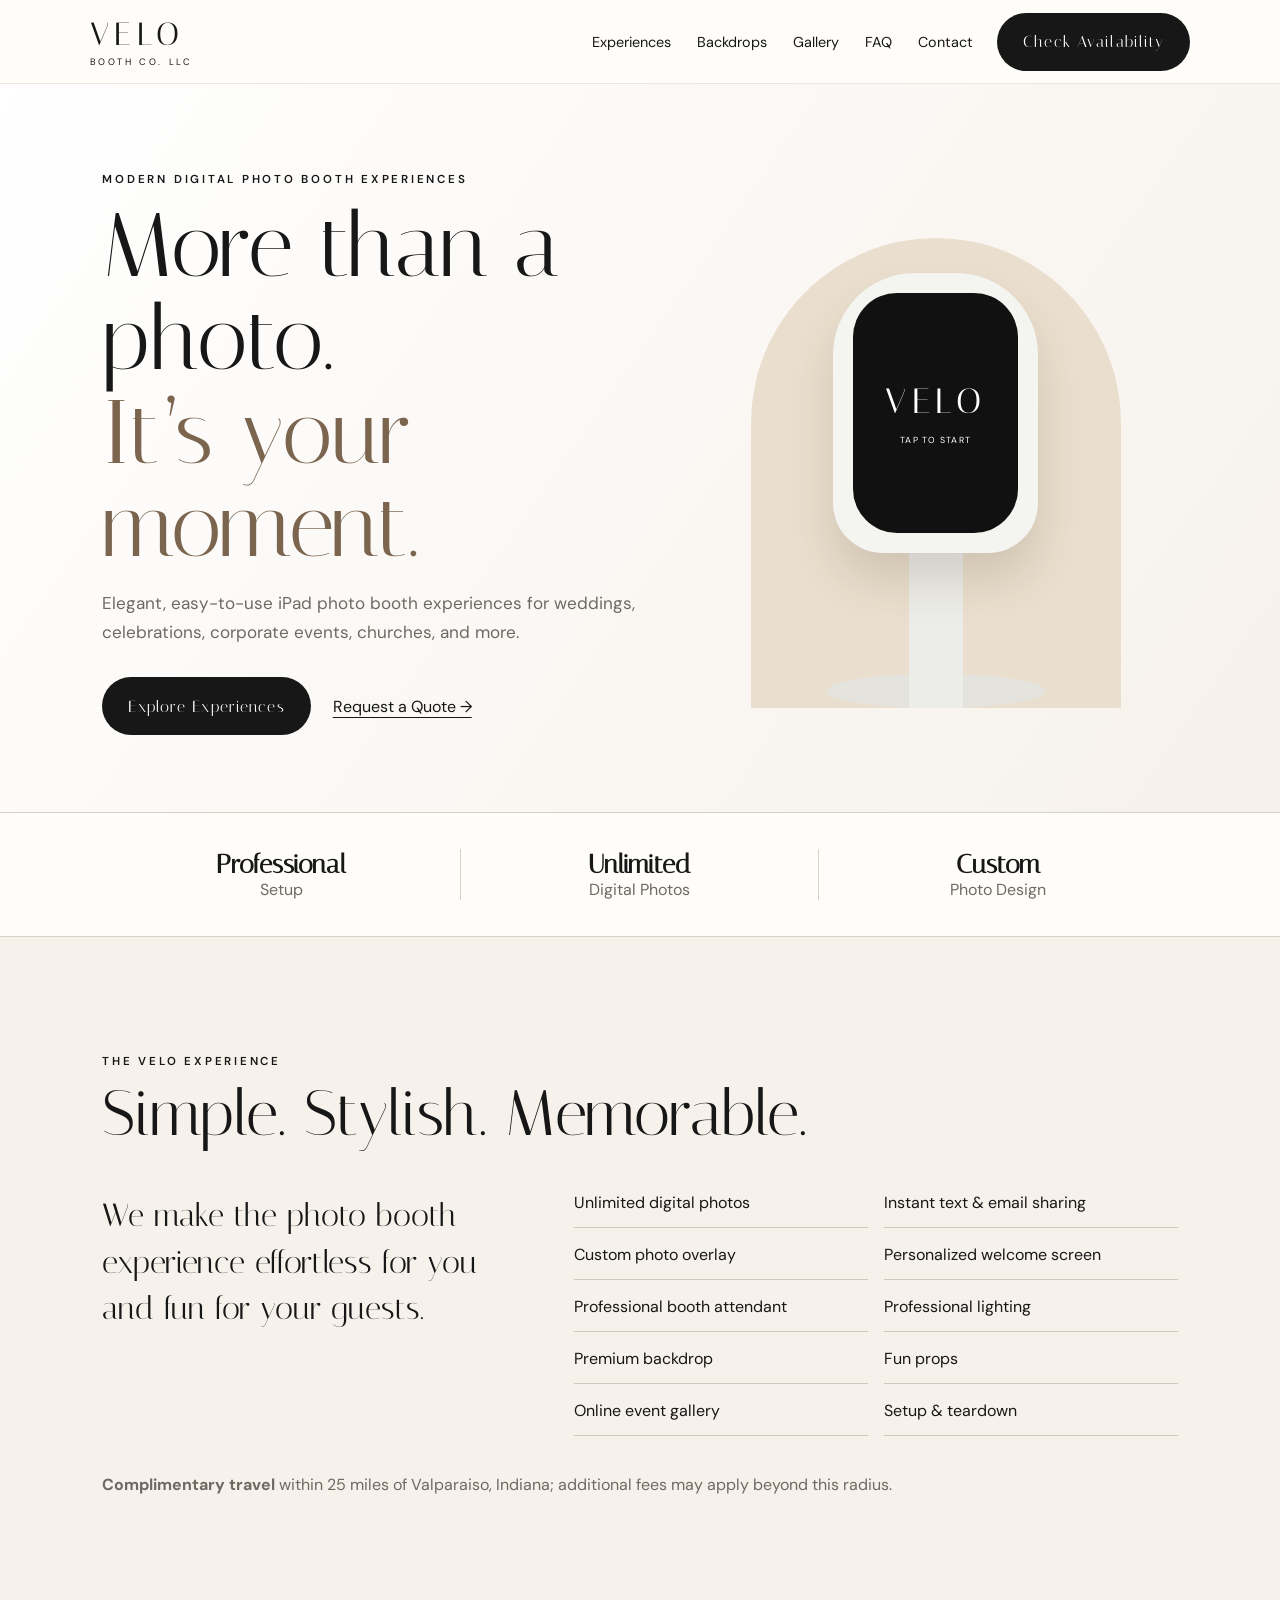
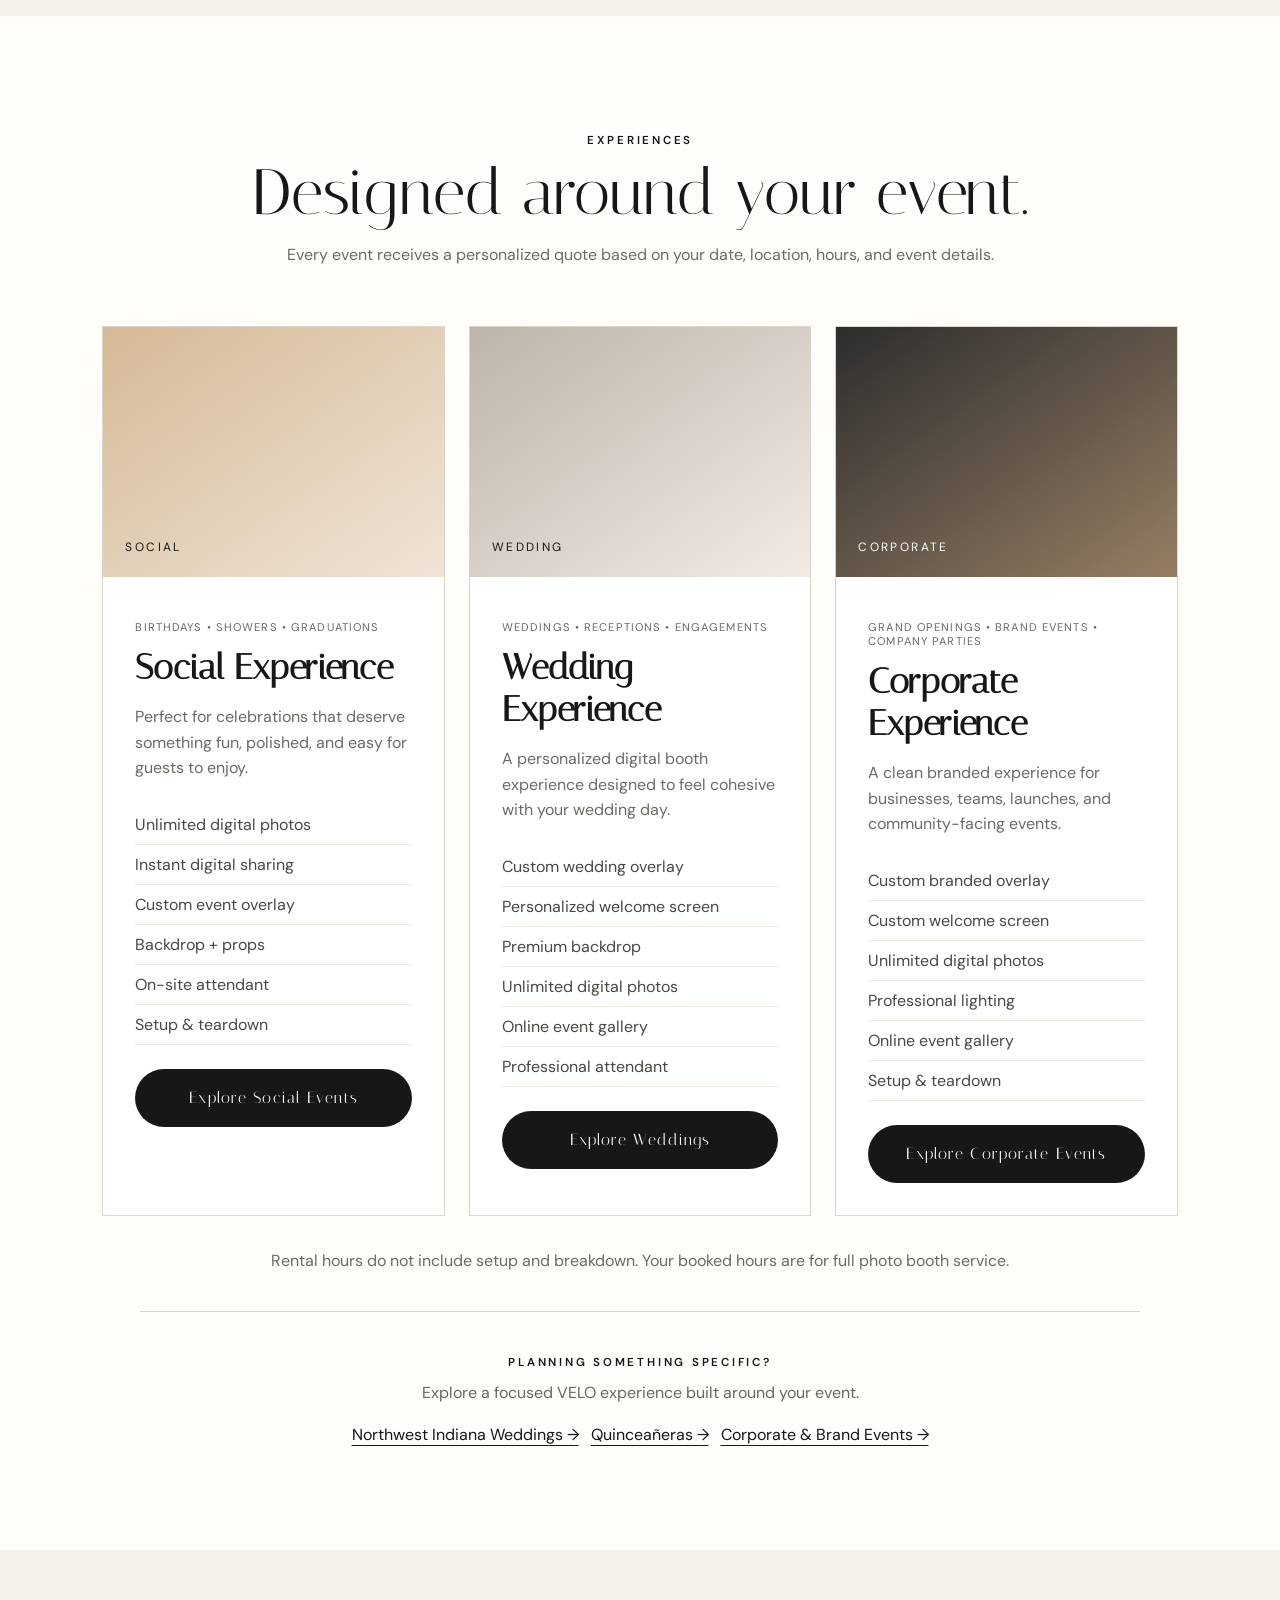
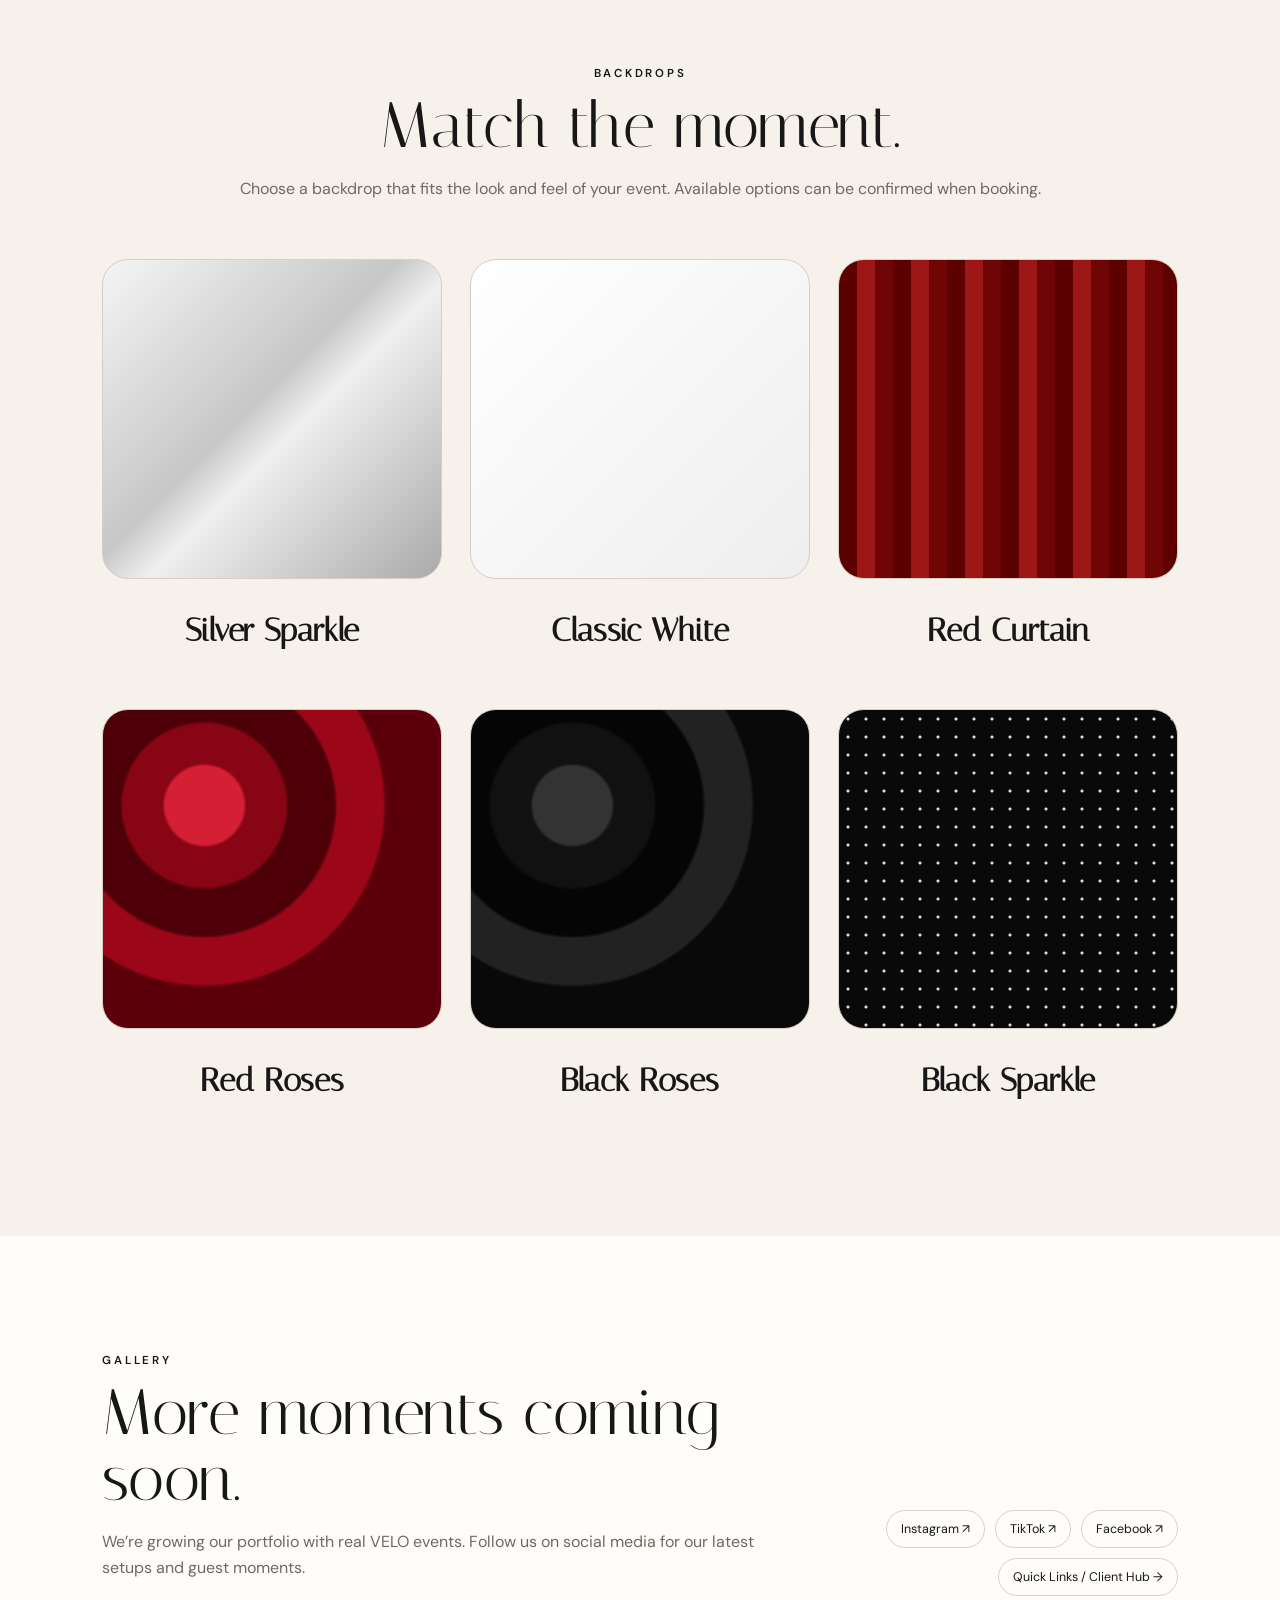
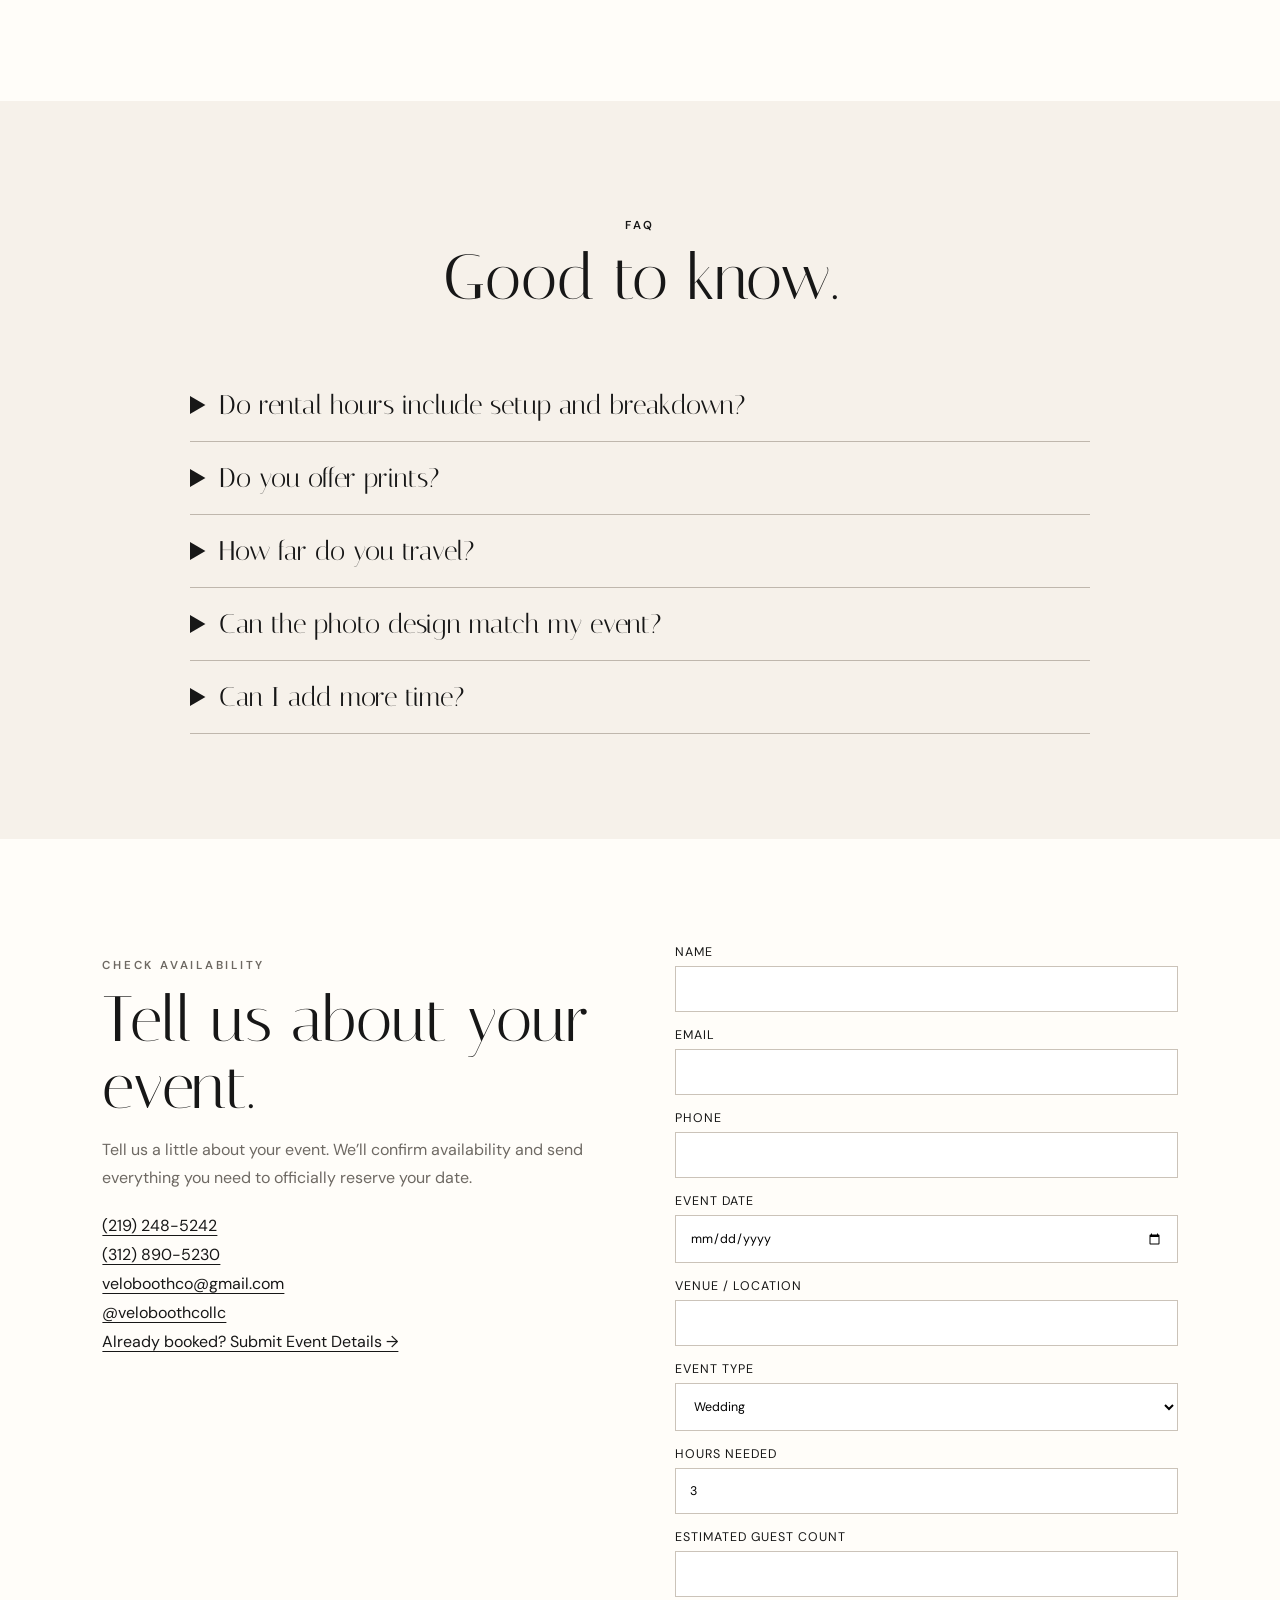
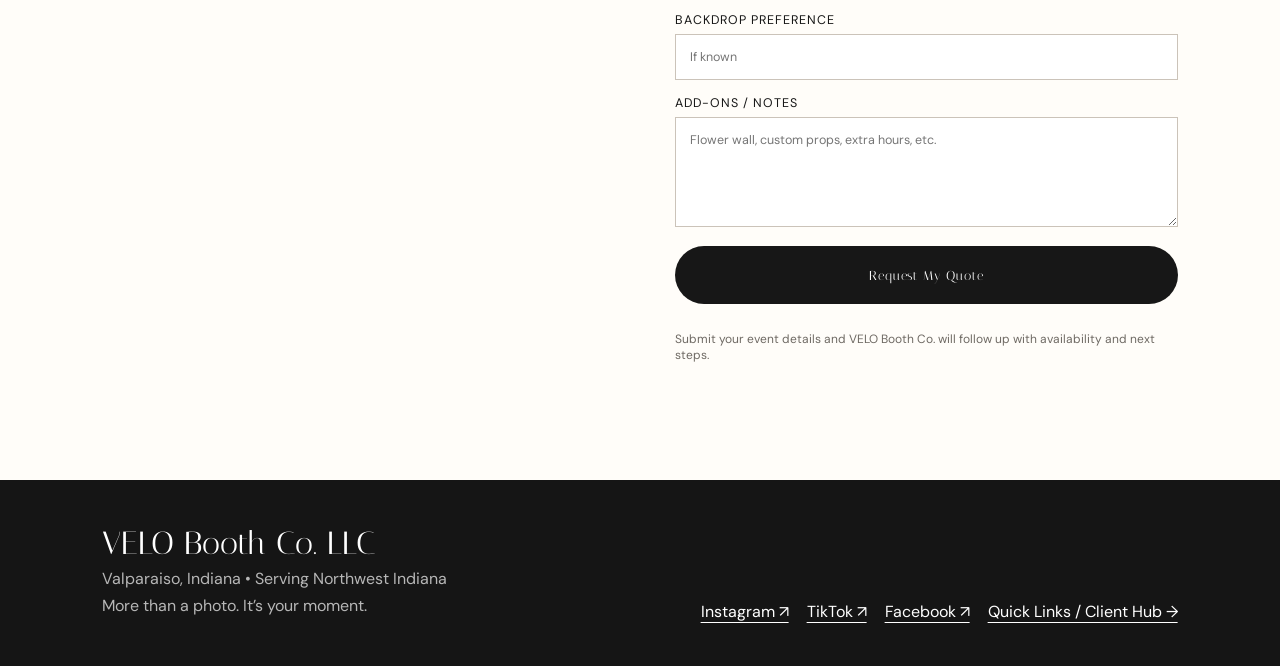
<file: index.html>
<!doctype html>
<html lang="en">
<head>
<meta charset="utf-8">
<meta name="viewport" content="width=device-width, initial-scale=1">
<title>VELO Booth Co. LLC</title>
<meta name="description" content="Modern digital photo booth experiences for weddings, celebrations, corporate events, and more.">
<link rel="stylesheet" href="styles.css">
</head>
<body>
<header class="header">
  <a class="brand" href="#home"><span class="brand-main">VELO</span><span class="brand-sub">BOOTH CO. LLC</span></a>
  <nav class="nav">
    <a href="#experiences">Experiences</a>
    <a href="#backdrops">Backdrops</a>
    <a href="#gallery">Gallery</a>
    <a href="#faq">FAQ</a>
    <a href="#contact">Contact</a>
  </nav>
  <a class="btn desktop-cta" href="#contact">Check Availability</a>
  <button id="menuToggle" class="menu-toggle" aria-label="Open menu">☰</button>
</header>

<div id="mobileMenu" class="mobile-menu">
  <button id="closeMenu" class="close-menu" aria-label="Close menu">×</button>
  <a href="#experiences">Experiences</a>
  <a href="#backdrops">Backdrops</a>
  <a href="#gallery">Gallery</a>
  <a href="#faq">FAQ</a>
  <a href="#contact">Contact</a>
  <a class="btn" href="#contact">Check Availability</a>
</div>

<main>
<section id="home" class="hero">
  <div class="hero-copy">
    <p class="eyebrow">MODERN DIGITAL PHOTO BOOTH EXPERIENCES</p>
    <h1>More than a photo.<br><span>It’s your moment.</span></h1>
    <p class="lede">Elegant, easy-to-use iPad photo booth experiences for weddings, celebrations, corporate events, churches, and more.</p>
    <div class="hero-actions">
      <a class="btn" href="#experiences">Explore Experiences</a>
      <a class="text-link" href="#contact">Request a Quote →</a>
    </div>
  </div>
  <div class="hero-visual">
    <div class="arch"></div>
    <div class="booth"><div class="screen"><span>VELO</span><small>TAP TO START</small></div></div>
    <div class="stand"></div><div class="base"></div>
  </div>
</section>

<section class="trustbar">
  <div><strong>Professional</strong><span>Setup</span></div>
  <div><strong>Unlimited</strong><span>Digital Photos</span></div>
  <div><strong>Custom</strong><span>Photo Design</span></div>
</section>

<section class="section intro">
  <div class="section-title"><p class="eyebrow">THE VELO EXPERIENCE</p><h2>Simple. Stylish. Memorable.</h2></div>
  <div class="intro-grid">
    <p class="statement">We make the photo booth experience effortless for you and fun for your guests.</p>
    <div class="feature-grid">
      <span>Unlimited digital photos</span><span>Instant text & email sharing</span>
      <span>Custom photo overlay</span><span>Personalized welcome screen</span>
      <span>Professional booth attendant</span><span>Professional lighting</span>
      <span>Premium backdrop</span><span>Fun props</span>
      <span>Online event gallery</span><span>Setup & teardown</span>
    </div>
  </div>
  <p class="travel"><strong>Complimentary travel</strong> within 25 miles of Valparaiso, Indiana; additional fees may apply beyond this radius.</p>
</section>

<section id="experiences" class="section experiences">
  <div class="section-title centered">
    <p class="eyebrow">EXPERIENCES</p>
    <h2>Designed around your event.</h2>
    <p>Every event receives a personalized quote based on your date, location, hours, and event details.</p>
  </div>
  <div class="cards">
    <article class="card">
      <div class="card-image social">SOCIAL</div>
      <div class="card-body">
        <p class="smallcaps">BIRTHDAYS • SHOWERS • GRADUATIONS</p>
        <h3>Social Experience</h3>
        <p>Perfect for celebrations that deserve something fun, polished, and easy for guests to enjoy.</p>
        <ul><li>Unlimited digital photos</li><li>Instant digital sharing</li><li>Custom event overlay</li><li>Backdrop + props</li><li>On-site attendant</li><li>Setup & teardown</li></ul>
        <a class="btn" href="social.html">Explore Social Events</a>
      </div>
    </article>

    <article class="card">
      <div class="card-image wedding">WEDDING</div>
      <div class="card-body">
        <p class="smallcaps">WEDDINGS • RECEPTIONS • ENGAGEMENTS</p>
        <h3>Wedding Experience</h3>
        <p>A personalized digital booth experience designed to feel cohesive with your wedding day.</p>
        <ul><li>Custom wedding overlay</li><li>Personalized welcome screen</li><li>Premium backdrop</li><li>Unlimited digital photos</li><li>Online event gallery</li><li>Professional attendant</li></ul>
        <a class="btn" href="wedding.html">Explore Weddings</a>
      </div>
    </article>

    <article class="card">
      <div class="card-image corporate">CORPORATE</div>
      <div class="card-body">
        <p class="smallcaps">GRAND OPENINGS • BRAND EVENTS • COMPANY PARTIES</p>
        <h3>Corporate Experience</h3>
        <p>A clean branded experience for businesses, teams, launches, and community-facing events.</p>
        <ul><li>Custom branded overlay</li><li>Custom welcome screen</li><li>Unlimited digital photos</li><li>Professional lighting</li><li>Online event gallery</li><li>Setup & teardown</li></ul>
        <a class="btn" href="corporate.html">Explore Corporate Events</a>
      </div>
    </article>
  </div>
  <p class="disclaimer">Rental hours do not include setup and breakdown. Your booked hours are for full photo booth service.</p>
  <div style="max-width:1000px;margin:2.5rem auto 0;padding-top:2rem;border-top:1px solid #ddd2c6;text-align:center">
    <p class="eyebrow">PLANNING SOMETHING SPECIFIC?</p>
    <p style="margin:.6rem 0 1.3rem;color:#6c655e">Explore a focused VELO experience built around your event.</p>
    <div style="display:flex;gap:.75rem;justify-content:center;flex-wrap:wrap">
      <a class="text-link" href="nwi-weddings.html">Northwest Indiana Weddings →</a>
      <a class="text-link" href="quinceanera.html">Quinceañeras →</a>
      <a class="text-link" href="brand-events.html">Corporate & Brand Events →</a>
    </div>
  </div>
</section>

<section id="backdrops" class="section backdrops">
  <div class="section-title centered"><p class="eyebrow">BACKDROPS</p><h2>Match the moment.</h2><p>Choose a backdrop that fits the look and feel of your event. Available options can be confirmed when booking.</p></div>
  <div class="backdrop-grid">
    <article><div class="swatch silver"></div><h3>Silver Sparkle</h3></article>
    <article><div class="swatch white"></div><h3>Classic White</h3></article>
    <article><div class="swatch redcurtain"></div><h3>Red Curtain</h3></article>
    <article><div class="swatch redroses"></div><h3>Red Roses</h3></article>
    <article><div class="swatch blackroses"></div><h3>Black Roses</h3></article>
    <article><div class="swatch blacksparkle"></div><h3>Black Sparkle</h3></article>
  </div>
</section>

<section id="gallery" class="section gallery">
  <div class="section-title gallery-heading">
    <div>
      <p class="eyebrow">GALLERY</p>
      <h2>More moments coming soon.</h2>
      <p>We’re growing our portfolio with real VELO events. Follow us on social media for our latest setups and guest moments.</p>
    </div>
    <div class="gallery-socials" aria-label="VELO Booth Co. social media">
      <a href="https://www.instagram.com/veloboothcollc?igsi=MTQ4eHlmbmxzZXR6aA%3D%3D&utm_source=qr" target="_blank" rel="noopener noreferrer">Instagram ↗</a>
      <a href="https://www.tiktok.com/@veloboothcollc?_r=1&_t=ZP-99PePnvsrst" target="_blank" rel="noopener noreferrer">TikTok ↗</a>
      <a href="https://www.facebook.com/share/1BK91dNFWQ/?mibextid=wwXIfr" target="_blank" rel="noopener noreferrer">Facebook ↗</a>
      <a href="links.html">Quick Links / Client Hub →</a>
    </div>
  </div>
</section>

<section id="faq" class="section faq">
  <div class="section-title centered"><p class="eyebrow">FAQ</p><h2>Good to know.</h2></div>
  <div class="faq-list">
    <details><summary>Do rental hours include setup and breakdown?</summary><p>No. Your booked hours are for full photo booth service. We set up before your scheduled start time and break down afterward.</p></details>
    <details><summary>Do you offer prints?</summary><p>VELO currently specializes in a digital iPad photo booth experience with instant text and email sharing.</p></details>
    <details><summary>How far do you travel?</summary><p>Complimentary travel is included within 25 miles of Valparaiso, Indiana. Additional fees may apply beyond this radius.</p></details>
    <details><summary>Can the photo design match my event?</summary><p>Yes. Your photo overlay and welcome screen can be customized with names, dates, colors, logos, or event branding.</p></details>
    <details><summary>Can I add more time?</summary><p>Yes. Additional booth time can be added based on availability.</p></details>
  </div>
</section>

<section id="contact" class="section contact">
  <div class="contact-copy">
    <p class="eyebrow">CHECK AVAILABILITY</p>
    <h2>Tell us about your event.</h2>
    <p>Tell us a little about your event. We’ll confirm availability and send everything you need to officially reserve your date.</p>
    <div class="contact-links">
      <a href="tel:+12192485242">(219) 248-5242</a>
      <a href="tel:+13128905230">(312) 890-5230</a>
      <a href="mailto:veloboothco@gmail.com">veloboothco@gmail.com</a>
      <a href="https://www.instagram.com/veloboothcollc/" target="_blank" rel="noopener">@veloboothcollc</a>
      <a href="links.html#event-details">Already booked? Submit Event Details →</a>
    </div>
  </div>

  <form id="quoteForm" class="form" action="https://formspree.io/f/mdeozlwv" method="POST">
    <label>Name<input id="name" name="name" type="text" required></label>
    <label>Email<input id="email" name="email" type="email" required></label>
    <label>Phone<input id="phone" name="phone" type="tel"></label>
    <label>Event Date<input id="date" name="event_date" type="date"></label>
    <label>Venue / Location<input id="location" name="venue_location" type="text"></label>
    <label>Event Type<select id="type" name="event_type"><option>Wedding</option><option>Birthday / Social Event</option><option>Corporate Event</option><option>Church / Community Event</option><option>Other</option></select></label>
    <label>Hours Needed<input id="hours" name="hours_needed" type="number" min="2" value="3"></label>
    <label>Estimated Guest Count<input id="guests" name="estimated_guest_count" type="number" min="1"></label>
    <label>Backdrop Preference<input id="backdrop" name="backdrop_preference" type="text" placeholder="If known"></label>
    <label>Add-Ons / Notes<textarea id="message" name="addons_notes" rows="5" placeholder="Flower wall, custom props, extra hours, etc."></textarea></label>
    <button class="btn" type="submit">Request My Quote</button>
    <p id="formStatus" class="form-note" aria-live="polite">Submit your event details and VELO Booth Co. will follow up with availability and next steps.</p>
  </form>
</section>
</main>

<footer>
  <div class="footer-row">
    <div>
      <div class="footer-brand">VELO Booth Co. LLC</div>
      <p>Valparaiso, Indiana • Serving Northwest Indiana</p>
      <p>More than a photo. It’s your moment.</p>
    </div>
    <div class="footer-socials" aria-label="Social media links">
      <a href="https://www.instagram.com/veloboothcollc?igsi=MTQ4eHlmbmxzZXR6aA%3D%3D&utm_source=qr" target="_blank" rel="noopener noreferrer">Instagram ↗</a>
      <a href="https://www.tiktok.com/@veloboothcollc?_r=1&_t=ZP-99PePnvsrst" target="_blank" rel="noopener noreferrer">TikTok ↗</a>
      <a href="https://www.facebook.com/share/1BK91dNFWQ/?mibextid=wwXIfr" target="_blank" rel="noopener noreferrer">Facebook ↗</a>
      <a href="links.html">Quick Links / Client Hub →</a>
    </div>
  </div>
</footer>
<script src="script.js"></script>
</body>
</html>
</file>
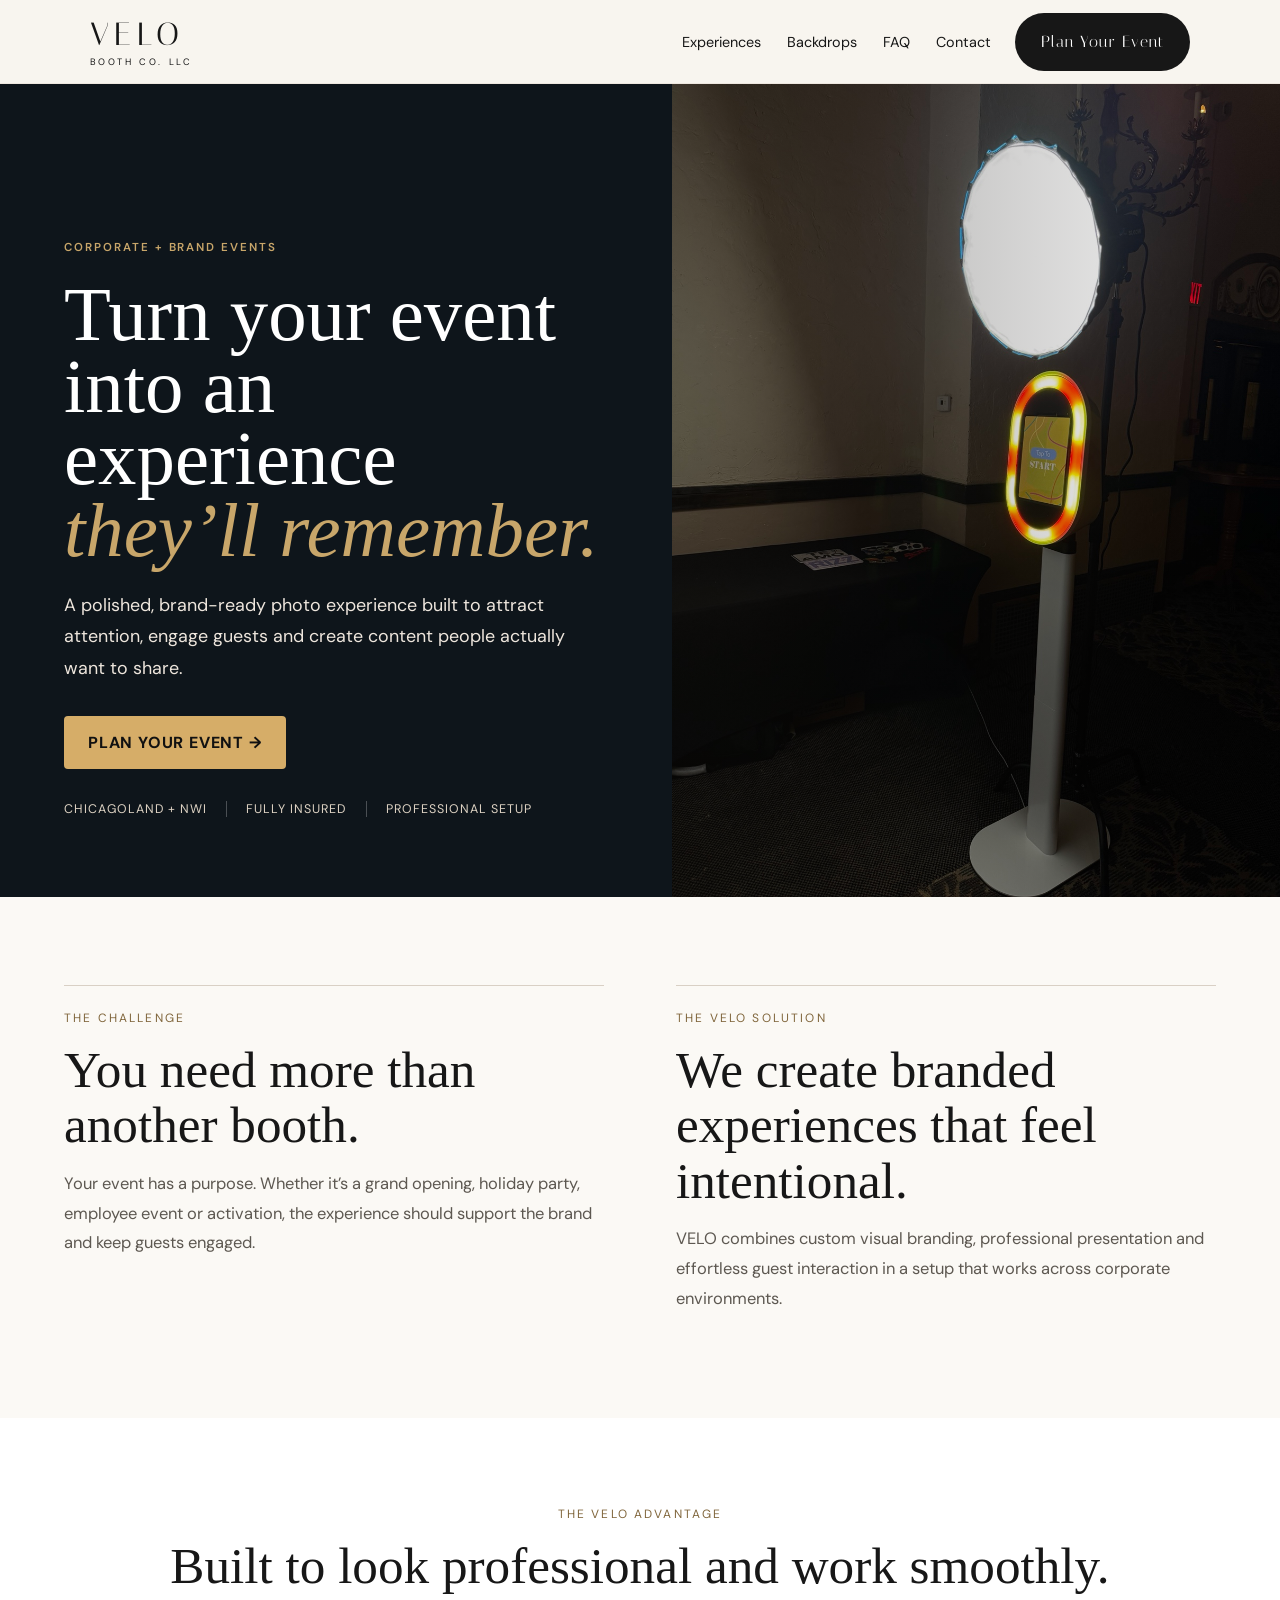
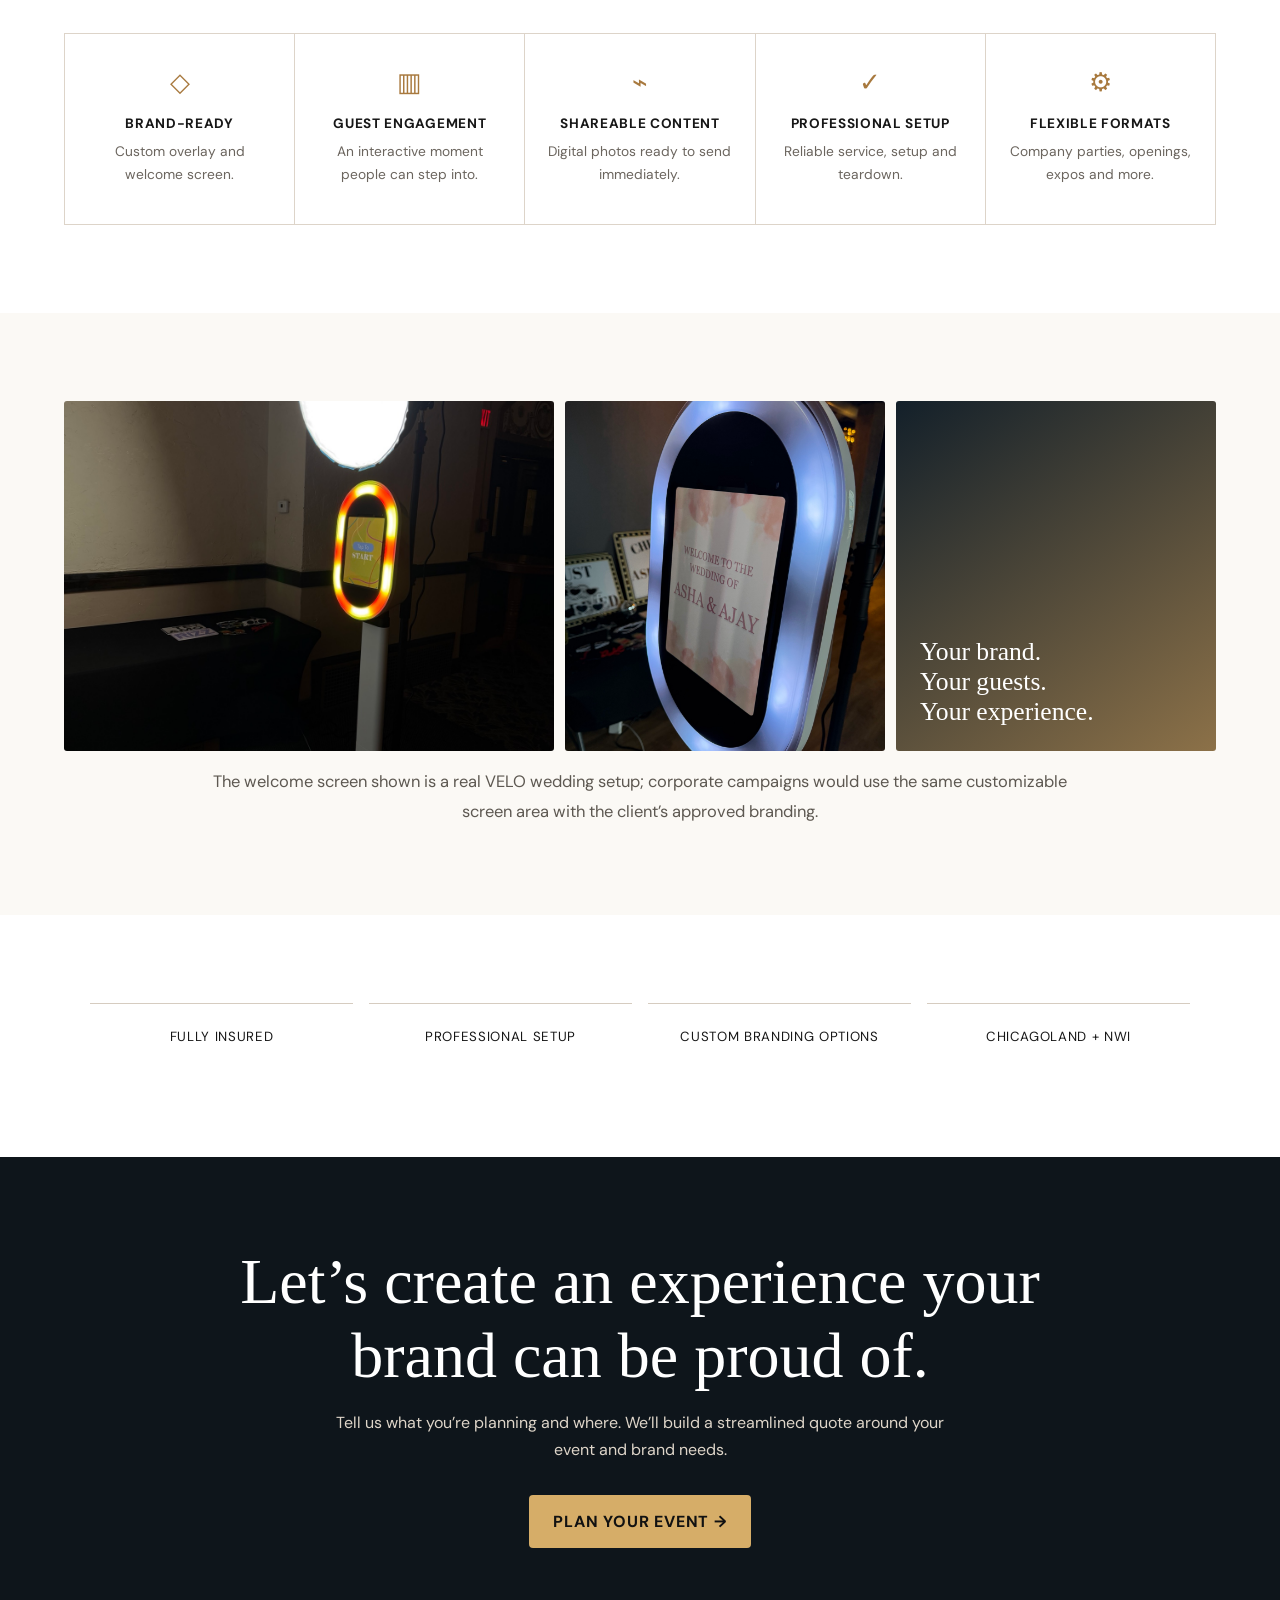
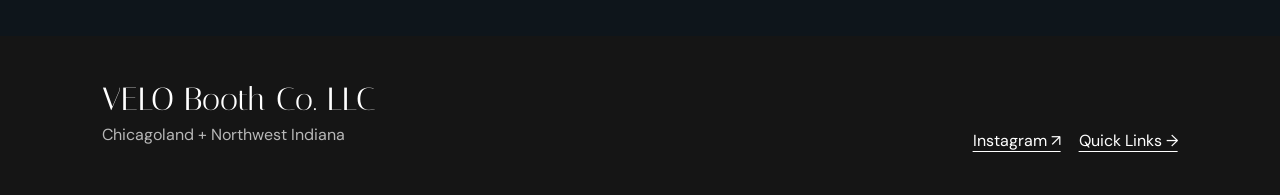
<file: brand-events.html>
<!doctype html><html lang="en"><head><meta charset="utf-8"><meta name="viewport" content="width=device-width,initial-scale=1"><title>Corporate & Brand Event Photo Booth | VELO Booth Co.</title><meta name="description" content="Branded photo booth experiences for corporate events, grand openings and brand activations across Chicagoland and Northwest Indiana."><link rel="stylesheet" href="styles.css"></head>
<body class="campaign-page corporate">
<header class="header"><a class="brand" href="index.html#home"><span class="brand-main">VELO</span><span class="brand-sub">BOOTH CO. LLC</span></a><nav class="nav"><a href="index.html#experiences">Experiences</a><a href="index.html#backdrops">Backdrops</a><a href="index.html#faq">FAQ</a><a href="index.html#contact">Contact</a></nav><a class="btn desktop-cta" href="index.html?type=Corporate%20Event#contact">Plan Your Event</a></header>
<main>
<section class="campaign-hero"><div class="campaign-hero-copy"><p class="eyebrow">CORPORATE + BRAND EVENTS</p><h1>Turn your event into an experience <em>they’ll remember.</em></h1><p class="hero-sub">A polished, brand-ready photo experience built to attract attention, engage guests and create content people actually want to share.</p><a class="campaign-btn" href="index.html?type=Corporate%20Event#contact">Plan Your Event →</a><div class="campaign-meta"><span>Chicagoland + NWI</span><span>Fully insured</span><span>Professional setup</span></div></div><div class="campaign-hero-media" style="background-image:url('booth-lighting-setup.jpg');background-position:center"></div></section>
<section class="campaign-section light"><div class="campaign-two-col"><div class="campaign-split-card"><div class="campaign-kicker">The challenge</div><h2>You need more than another booth.</h2><p>Your event has a purpose. Whether it’s a grand opening, holiday party, employee event or activation, the experience should support the brand and keep guests engaged.</p></div><div class="campaign-split-card"><div class="campaign-kicker">The VELO solution</div><h2>We create branded experiences that feel intentional.</h2><p>VELO combines custom visual branding, professional presentation and effortless guest interaction in a setup that works across corporate environments.</p></div></div></section>
<section class="campaign-section white"><div class="campaign-feature-wrap"><div class="campaign-kicker">The VELO advantage</div><h2>Built to look professional and work smoothly.</h2><div class="campaign-features"><div class="campaign-feature"><div class="icon">◇</div><strong>Brand-ready</strong><span>Custom overlay and welcome screen.</span></div><div class="campaign-feature"><div class="icon">▥</div><strong>Guest engagement</strong><span>An interactive moment people can step into.</span></div><div class="campaign-feature"><div class="icon">⌁</div><strong>Shareable content</strong><span>Digital photos ready to send immediately.</span></div><div class="campaign-feature"><div class="icon">✓</div><strong>Professional setup</strong><span>Reliable service, setup and teardown.</span></div><div class="campaign-feature"><div class="icon">⚙</div><strong>Flexible formats</strong><span>Company parties, openings, expos and more.</span></div></div></div></section>
<section class="campaign-section light"><div class="campaign-gallery"><img src="booth-lighting-setup.jpg" alt="VELO corporate-ready booth and lighting setup"><img src="wedding-booth-screen.jpg" alt="VELO booth with customizable welcome screen"><div class="concept-tile">Your brand.<br>Your guests.<br>Your experience.</div></div><p class="niche-note">The welcome screen shown is a real VELO wedding setup; corporate campaigns would use the same customizable screen area with the client’s approved branding.</p></section>
<section class="campaign-section white"><div class="campaign-trust"><div>Fully insured</div><div>Professional setup</div><div>Custom branding options</div><div>Chicagoland + NWI</div></div></section>
<section class="campaign-final"><h2>Let’s create an experience your brand can be proud of.</h2><p>Tell us what you’re planning and where. We’ll build a streamlined quote around your event and brand needs.</p><a class="campaign-btn" href="index.html?type=Corporate%20Event#contact">Plan Your Event →</a></section>
</main><footer><div class="footer-row"><div><div class="footer-brand">VELO Booth Co. LLC</div><p>Chicagoland + Northwest Indiana</p></div><div class="footer-socials"><a href="https://www.instagram.com/veloboothcollc/" target="_blank" rel="noopener">Instagram ↗</a><a href="links.html">Quick Links →</a></div></div></footer></body></html>
</file>
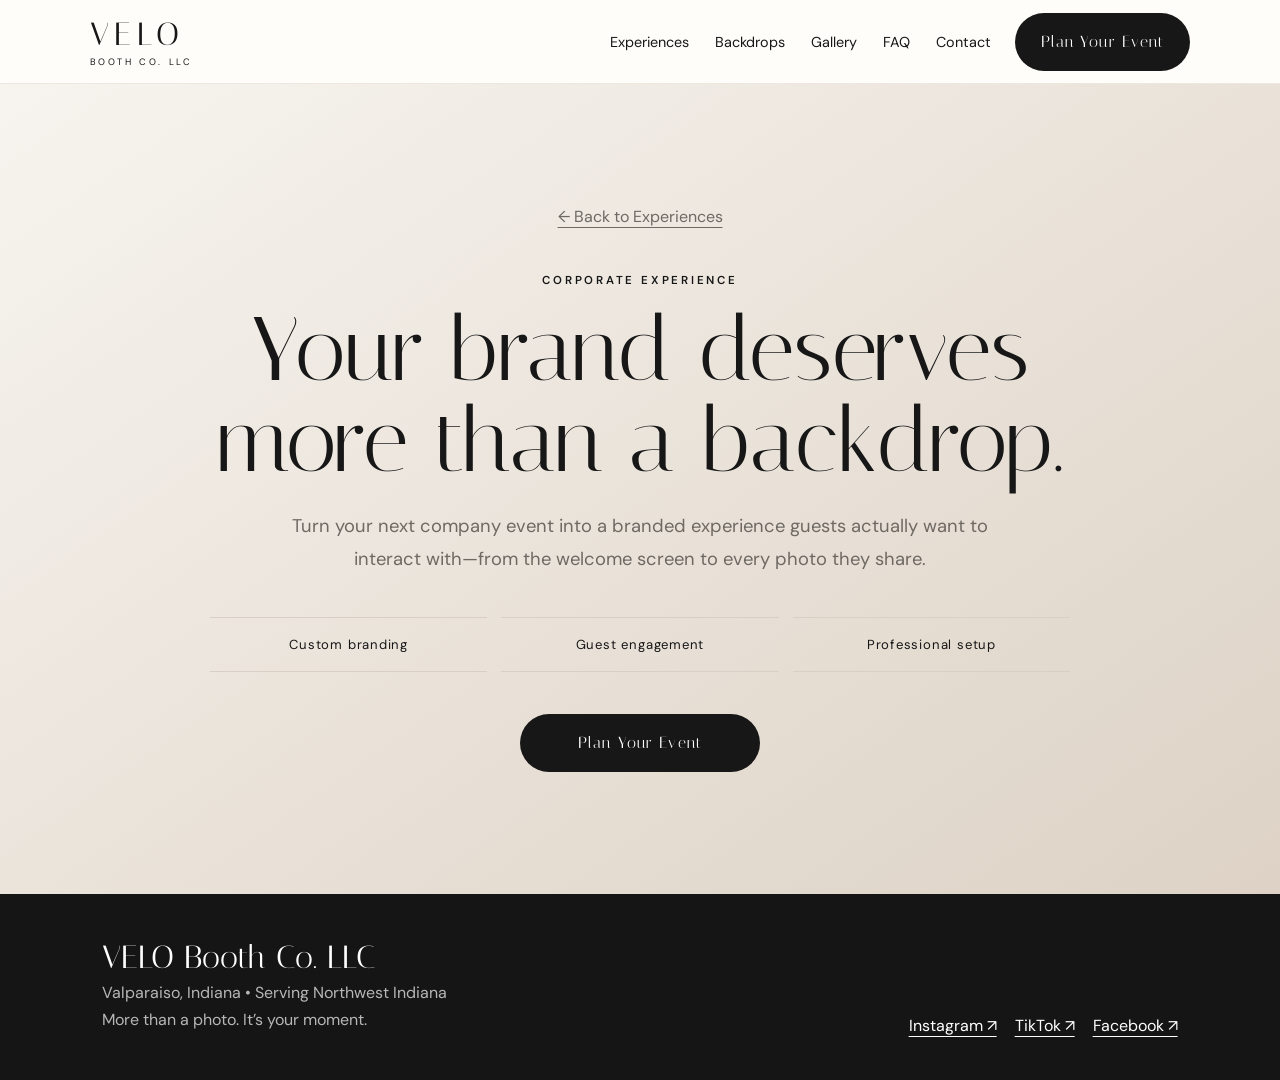
<file: corporate.html>
<!doctype html>
<html lang="en">
<head>
<meta charset="utf-8">
<meta name="viewport" content="width=device-width, initial-scale=1">
<title>Corporate Experience | VELO Booth Co.</title>
<meta name="description" content="Branded photo booth experiences for corporate events, launches, grand openings, and company parties.">
<link rel="stylesheet" href="styles.css">
</head>
<body class="experience-page">
<header class="header">
  <a class="brand" href="index.html#home"><span class="brand-main">VELO</span><span class="brand-sub">BOOTH CO. LLC</span></a>
  <nav class="nav">
    <a href="index.html#experiences">Experiences</a>
    <a href="index.html#backdrops">Backdrops</a>
    <a href="index.html#gallery">Gallery</a>
    <a href="index.html#faq">FAQ</a>
    <a href="index.html#contact">Contact</a>
  </nav>
  <a class="btn desktop-cta" href="index.html?type=Corporate%20Event#contact">Plan Your Event</a>
</header>
<main>
<section class="experience-landing corporate-landing">
  <div class="experience-landing-inner">
    <a class="back-link" href="index.html#experiences">← Back to Experiences</a>
    <p class="eyebrow">CORPORATE EXPERIENCE</p>
    <h1>Your brand deserves more than a backdrop.</h1>
    <p class="experience-pitch">Turn your next company event into a branded experience guests actually want to interact with—from the welcome screen to every photo they share.</p>
    <div class="experience-benefits">
      <span>Custom branding</span>
      <span>Guest engagement</span>
      <span>Professional setup</span>
    </div>
    <a class="btn experience-cta" href="index.html?type=Corporate%20Event#contact">Plan Your Event</a>
  </div>
</section>
</main>
<footer>
  <div class="footer-row">
    <div>
      <div class="footer-brand">VELO Booth Co. LLC</div>
      <p>Valparaiso, Indiana • Serving Northwest Indiana</p>
      <p>More than a photo. It’s your moment.</p>
    </div>
    <div class="footer-socials">
      <a href="https://www.instagram.com/veloboothcollc/" target="_blank" rel="noopener noreferrer">Instagram ↗</a>
      <a href="https://www.tiktok.com/@veloboothcollc" target="_blank" rel="noopener noreferrer">TikTok ↗</a>
      <a href="https://www.facebook.com/share/1BK91dNFWQ/" target="_blank" rel="noopener noreferrer">Facebook ↗</a>
    </div>
  </div>
</footer>
</body>
</html>
</file>
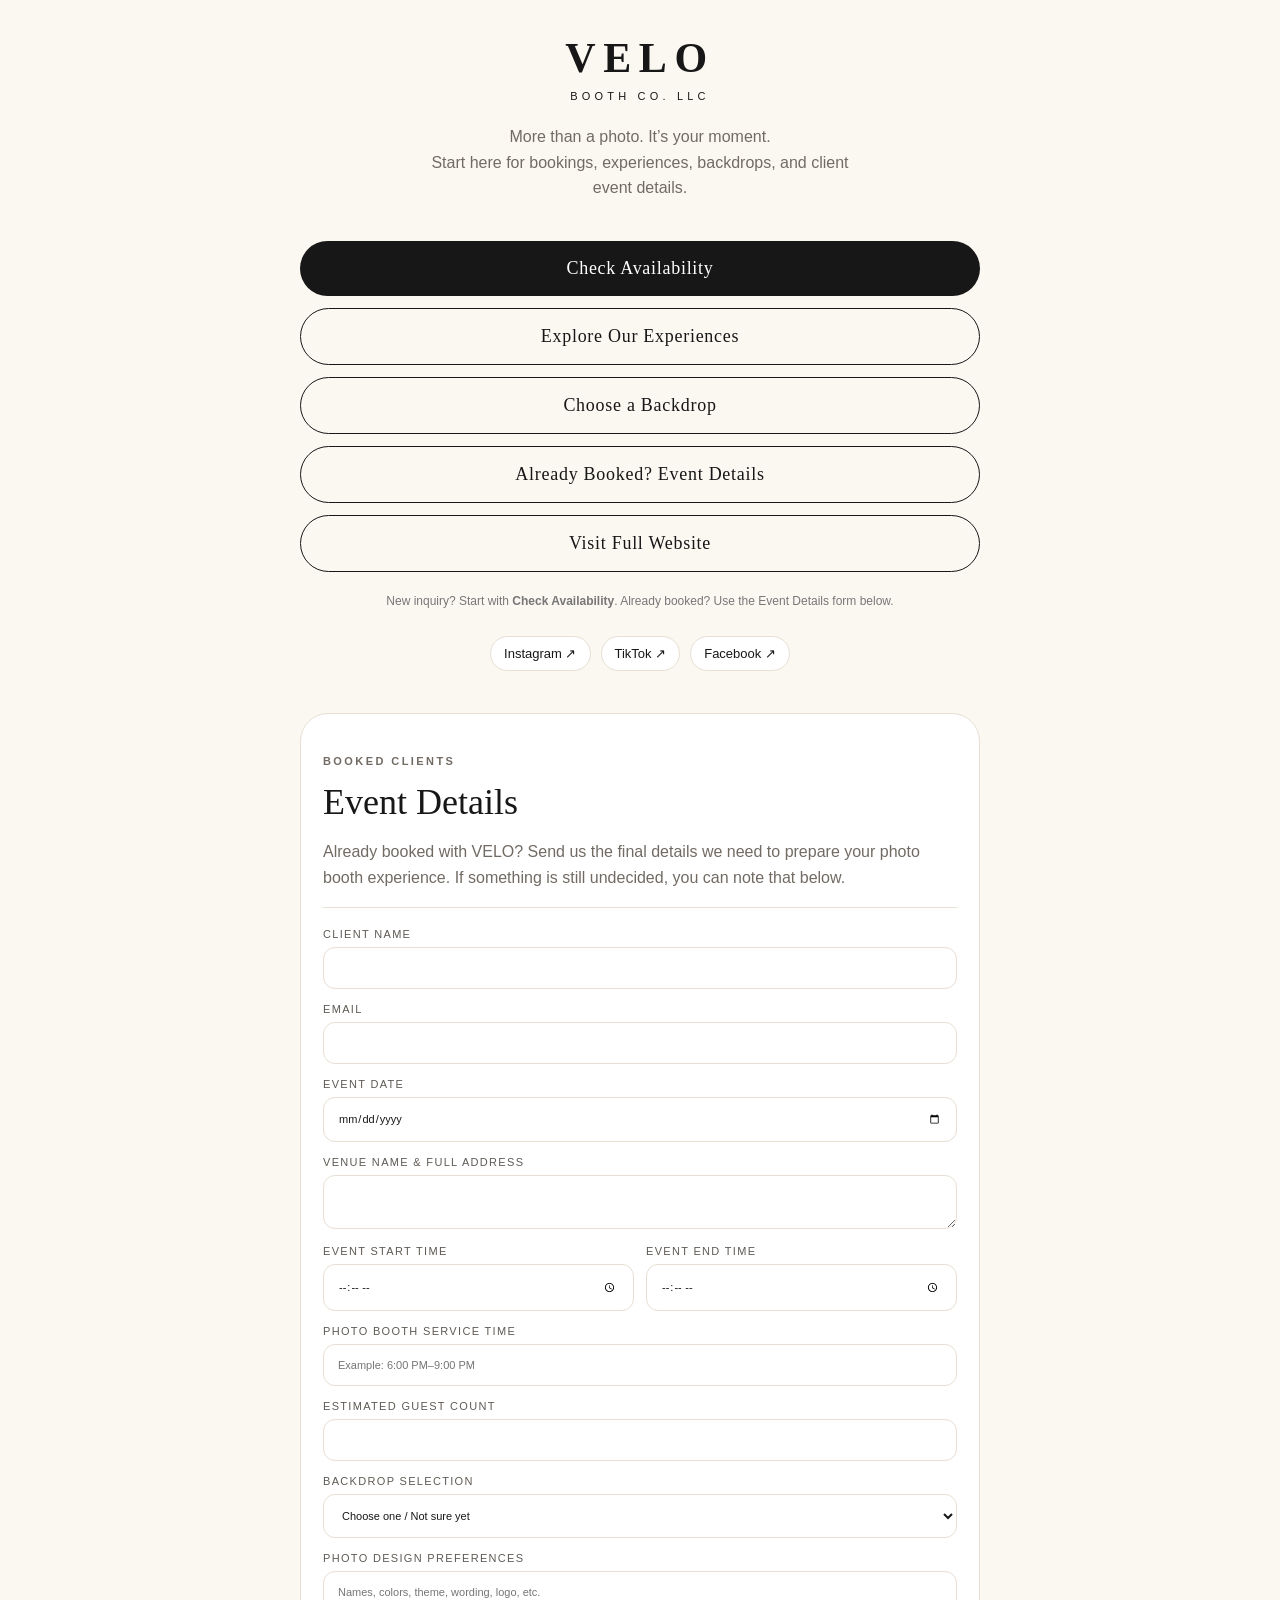
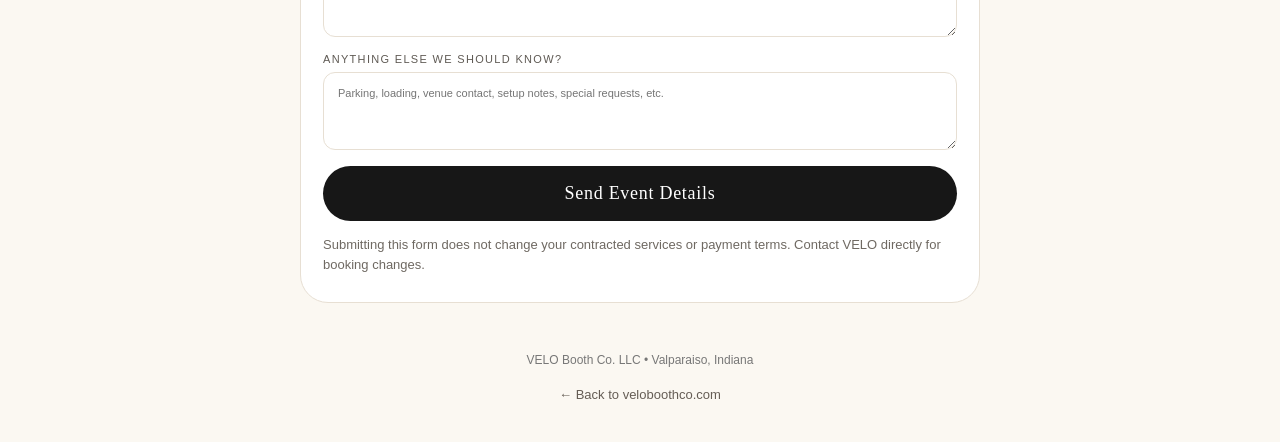
<file: links.html>
<!doctype html>
<html lang="en">
<head>
<meta charset="utf-8">
<meta name="viewport" content="width=device-width, initial-scale=1">
<title>VELO Booth Co. | Links & Event Details</title>
<meta name="description" content="Quick links, booking information, and event details for VELO Booth Co.">
<style>
:root{--ink:#171717;--paper:#fbf8f2;--taupe:#8d7c69;--line:#e7dfd3;--card:#fff;--soft:#efe4d2}
*{box-sizing:border-box}html{scroll-behavior:smooth}body{margin:0;background:var(--paper);color:var(--ink);font-family:Arial,Helvetica,sans-serif}
a{color:inherit}.wrap{width:min(680px,92%);margin:auto}.top{padding:34px 0 18px;text-align:center}.logo{font-family:Georgia,'Times New Roman',serif;font-size:42px;letter-spacing:.18em;margin:0}.sub{letter-spacing:.38em;font-size:11px;margin:8px 0 0}.tag{margin:22px auto 0;max-width:460px;color:#716b64;line-height:1.6}.links{display:grid;gap:12px;margin:22px 0}.pill{display:block;text-align:center;text-decoration:none;padding:17px 18px;border-radius:999px;background:var(--ink);color:#fff;font-family:Georgia,'Times New Roman',serif;font-size:18px;letter-spacing:.04em}.pill.alt{background:transparent;color:var(--ink);border:1px solid var(--ink)}.micro{font-size:12px;color:#777;text-align:center;margin:12px 0 28px}.socials{display:flex;justify-content:center;gap:10px;flex-wrap:wrap;margin-bottom:42px}.socials a{font-size:13px;text-decoration:none;border:1px solid var(--line);padding:9px 13px;border-radius:999px;background:#fff}.section{background:var(--card);border:1px solid var(--line);border-radius:28px;padding:28px 22px;margin:0 0 32px}.eyebrow{letter-spacing:.22em;font-size:11px;color:var(--taupe);font-weight:700}.section h2{font-family:Georgia,'Times New Roman',serif;font-weight:400;font-size:36px;margin:8px 0 8px}.section>p{color:#716b64;line-height:1.6}.form{display:grid;gap:14px;margin-top:20px}.form label{font-size:11px;letter-spacing:.12em;text-transform:uppercase;color:#5f5a54}.form input,.form textarea,.form select{width:100%;margin-top:7px;border:1px solid var(--line);background:#fff;padding:14px;border-radius:12px;font:inherit;color:var(--ink)}.row{display:grid;grid-template-columns:1fr 1fr;gap:12px}.submit{border:0;cursor:pointer;width:100%}.status{font-size:13px;line-height:1.5;color:#6f6962;margin:0}.divider{height:1px;background:var(--line);margin:8px 0}.footer{text-align:center;padding:6px 0 40px;color:#777;font-size:12px}.back{display:inline-block;text-decoration:none;margin-top:8px;font-size:13px;color:#655d55}@media(max-width:520px){.row{grid-template-columns:1fr}.section{border-radius:22px}.section h2{font-size:32px}.logo{font-size:38px}}
</style>
</head>
<body>
<main class="wrap">
  <header class="top">
    <h1 class="logo">VELO</h1>
    <p class="sub">BOOTH CO. LLC</p>
    <p class="tag">More than a photo. It’s your moment.<br>Start here for bookings, experiences, backdrops, and client event details.</p>
  </header>

  <nav class="links" aria-label="Quick links">
    <a class="pill" href="index.html#contact">Check Availability</a>
    <a class="pill alt" href="index.html#experiences">Explore Our Experiences</a>
    <a class="pill alt" href="index.html#backdrops">Choose a Backdrop</a>
    <a class="pill alt" href="#event-details">Already Booked? Event Details</a>
    <a class="pill alt" href="index.html">Visit Full Website</a>
  </nav>
  <p class="micro">New inquiry? Start with <strong>Check Availability</strong>. Already booked? Use the Event Details form below.</p>

  <div class="socials" aria-label="Social media links">
    <a href="https://www.instagram.com/veloboothcollc?igsi=MTQ4eHlmbmxzZXR6aA%3D%3D&utm_source=qr" target="_blank" rel="noopener noreferrer">Instagram ↗</a>
    <a href="https://www.tiktok.com/@veloboothcollc?_r=1&_t=ZP-99PePnvsrst" target="_blank" rel="noopener noreferrer">TikTok ↗</a>
    <a href="https://www.facebook.com/share/1BK91dNFWQ/?mibextid=wwXIfr" target="_blank" rel="noopener noreferrer">Facebook ↗</a>
  </div>

  <section id="event-details" class="section">
    <p class="eyebrow">BOOKED CLIENTS</p>
    <h2>Event Details</h2>
    <p>Already booked with VELO? Send us the final details we need to prepare your photo booth experience. If something is still undecided, you can note that below.</p>
    <div class="divider"></div>
    <form id="eventForm" class="form" action="https://formspree.io/f/mdeozlwv" method="POST">
      <input type="hidden" name="submission_type" value="Booked Client Event Details">
      <label>Client Name<input name="client_name" type="text" required></label>
      <label>Email<input name="email" type="email" required></label>
      <label>Event Date<input name="event_date" type="date" required></label>
      <label>Venue Name & Full Address<textarea name="venue_and_address" rows="2" required></textarea></label>
      <div class="row">
        <label>Event Start Time<input name="event_start_time" type="time"></label>
        <label>Event End Time<input name="event_end_time" type="time"></label>
      </div>
      <label>Photo Booth Service Time<input name="photo_booth_service_time" type="text" placeholder="Example: 6:00 PM–9:00 PM"></label>
      <label>Estimated Guest Count<input name="estimated_guest_count" type="number" min="1"></label>
      <label>Backdrop Selection<select name="backdrop_selection"><option value="">Choose one / Not sure yet</option><option>Silver Sparkle</option><option>Classic White</option><option>Red Curtain</option><option>Red Roses</option><option>Black Roses</option><option>Black Sparkle</option><option>Not sure yet</option></select></label>
      <label>Photo Design Preferences<textarea name="photo_design_preferences" rows="3" placeholder="Names, colors, theme, wording, logo, etc."></textarea></label>
      <label>Anything Else We Should Know?<textarea name="event_notes" rows="4" placeholder="Parking, loading, venue contact, setup notes, special requests, etc."></textarea></label>
      <button id="eventSubmit" class="pill submit" type="submit">Send Event Details</button>
      <p id="eventStatus" class="status" aria-live="polite">Submitting this form does not change your contracted services or payment terms. Contact VELO directly for booking changes.</p>
    </form>
  </section>

  <footer class="footer">
    <p>VELO Booth Co. LLC • Valparaiso, Indiana</p>
    <a class="back" href="index.html">← Back to veloboothco.com</a>
  </footer>
</main>
<script>
const eventForm=document.getElementById('eventForm');
const eventStatus=document.getElementById('eventStatus');
const eventSubmit=document.getElementById('eventSubmit');
eventForm.addEventListener('submit',async(e)=>{
  e.preventDefault();
  eventSubmit.disabled=true; eventSubmit.textContent='Sending…';
  eventStatus.textContent='Sending your event details…';
  try{
    const response=await fetch(eventForm.action,{method:'POST',body:new FormData(eventForm),headers:{'Accept':'application/json'}});
    if(response.ok){
      eventForm.reset();
      eventStatus.textContent='Thank you! Your event details have been received. VELO Booth Co. will review everything and follow up if anything else is needed.';
    }else{
      eventStatus.textContent='We couldn’t send your details. Please try again or contact VELO Booth Co. directly.';
    }
  }catch(err){eventStatus.textContent='We couldn’t send your details. Please check your connection and try again.';}
  finally{eventSubmit.disabled=false; eventSubmit.textContent='Send Event Details';}
});
</script>
</body>
</html>
</file>
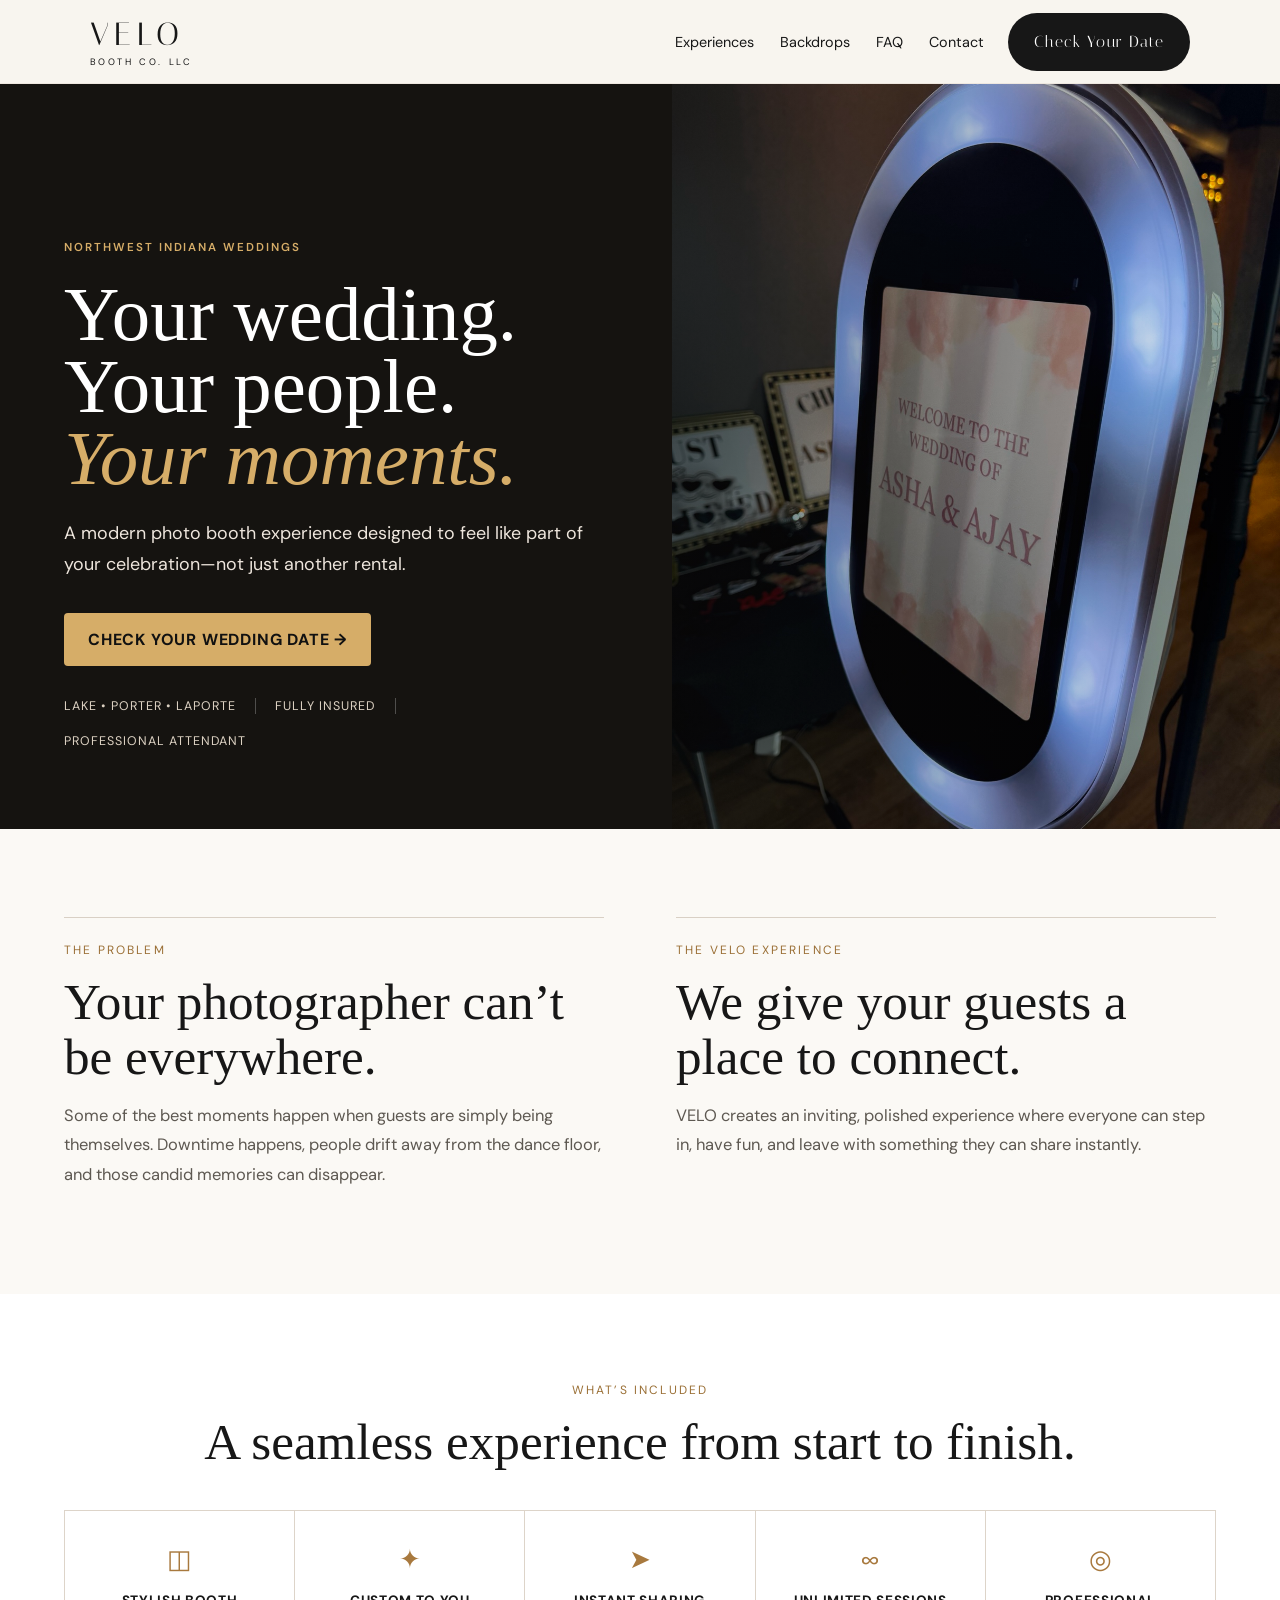
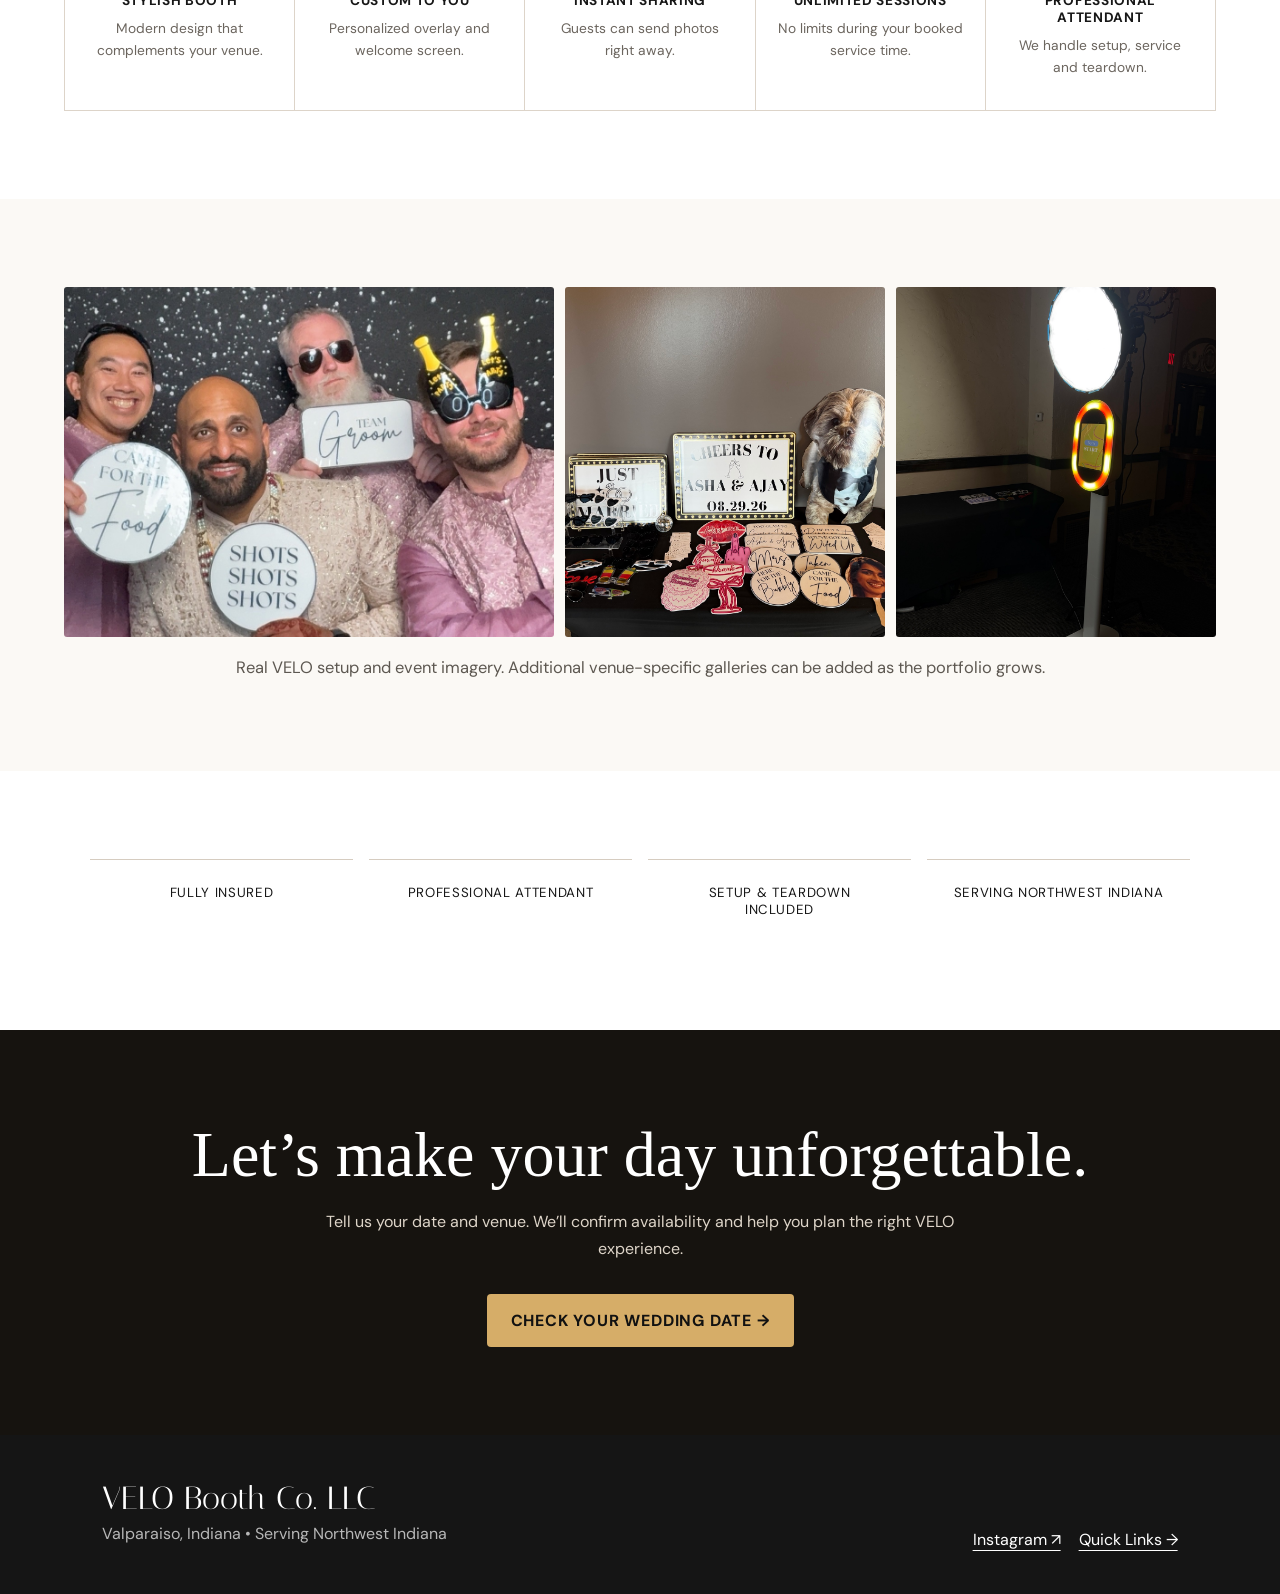
<file: nwi-weddings.html>
<!doctype html><html lang="en"><head><meta charset="utf-8"><meta name="viewport" content="width=device-width,initial-scale=1"><title>Northwest Indiana Wedding Photo Booth | VELO Booth Co.</title><meta name="description" content="Modern wedding photo booth experiences for Crown Point, Valparaiso, Chesterton and Northwest Indiana weddings."><link rel="stylesheet" href="styles.css"></head>
<body class="campaign-page wedding-campaign">
<header class="header"><a class="brand" href="index.html#home"><span class="brand-main">VELO</span><span class="brand-sub">BOOTH CO. LLC</span></a><nav class="nav"><a href="index.html#experiences">Experiences</a><a href="index.html#backdrops">Backdrops</a><a href="index.html#faq">FAQ</a><a href="index.html#contact">Contact</a></nav><a class="btn desktop-cta" href="index.html?type=Wedding#contact">Check Your Date</a></header>
<main>
<section class="campaign-hero"><div class="campaign-hero-copy"><p class="eyebrow">NORTHWEST INDIANA WEDDINGS</p><h1>Your wedding.<br>Your people.<br><em>Your moments.</em></h1><p class="hero-sub">A modern photo booth experience designed to feel like part of your celebration—not just another rental.</p><a class="campaign-btn" href="index.html?type=Wedding#contact">Check Your Wedding Date →</a><div class="campaign-meta"><span>Lake • Porter • LaPorte</span><span>Fully insured</span><span>Professional attendant</span></div></div><div class="campaign-hero-media" style="background-image:url('wedding-booth-screen.jpg')"></div></section>
<section class="campaign-section light"><div class="campaign-two-col"><div class="campaign-split-card"><div class="campaign-kicker">The problem</div><h2>Your photographer can’t be everywhere.</h2><p>Some of the best moments happen when guests are simply being themselves. Downtime happens, people drift away from the dance floor, and those candid memories can disappear.</p></div><div class="campaign-split-card"><div class="campaign-kicker">The VELO experience</div><h2>We give your guests a place to connect.</h2><p>VELO creates an inviting, polished experience where everyone can step in, have fun, and leave with something they can share instantly.</p></div></div></section>
<section class="campaign-section white"><div class="campaign-feature-wrap"><div class="campaign-kicker">What’s included</div><h2>A seamless experience from start to finish.</h2><div class="campaign-features"><div class="campaign-feature"><div class="icon">◫</div><strong>Stylish booth</strong><span>Modern design that complements your venue.</span></div><div class="campaign-feature"><div class="icon">✦</div><strong>Custom to you</strong><span>Personalized overlay and welcome screen.</span></div><div class="campaign-feature"><div class="icon">➤</div><strong>Instant sharing</strong><span>Guests can send photos right away.</span></div><div class="campaign-feature"><div class="icon">∞</div><strong>Unlimited sessions</strong><span>No limits during your booked service time.</span></div><div class="campaign-feature"><div class="icon">◎</div><strong>Professional attendant</strong><span>We handle setup, service and teardown.</span></div></div></div></section>
<section class="campaign-section light"><div class="campaign-gallery"><img src="wedding-guests-black-sparkle.jpg" alt="Wedding guests enjoying the VELO photo booth"><img src="wedding-prop-table.jpg" alt="Wedding photo booth props and personalized signs"><img src="booth-lighting-setup.jpg" alt="VELO booth and professional lighting setup"></div><p class="niche-note">Real VELO setup and event imagery. Additional venue-specific galleries can be added as the portfolio grows.</p></section>
<section class="campaign-section white"><div class="campaign-trust"><div>Fully insured</div><div>Professional attendant</div><div>Setup & teardown included</div><div>Serving Northwest Indiana</div></div></section>
<section class="campaign-final"><h2>Let’s make your day unforgettable.</h2><p>Tell us your date and venue. We’ll confirm availability and help you plan the right VELO experience.</p><a class="campaign-btn" href="index.html?type=Wedding#contact">Check Your Wedding Date →</a></section>
</main><footer><div class="footer-row"><div><div class="footer-brand">VELO Booth Co. LLC</div><p>Valparaiso, Indiana • Serving Northwest Indiana</p></div><div class="footer-socials"><a href="https://www.instagram.com/veloboothcollc/" target="_blank" rel="noopener">Instagram ↗</a><a href="links.html">Quick Links →</a></div></div></footer></body></html>
</file>
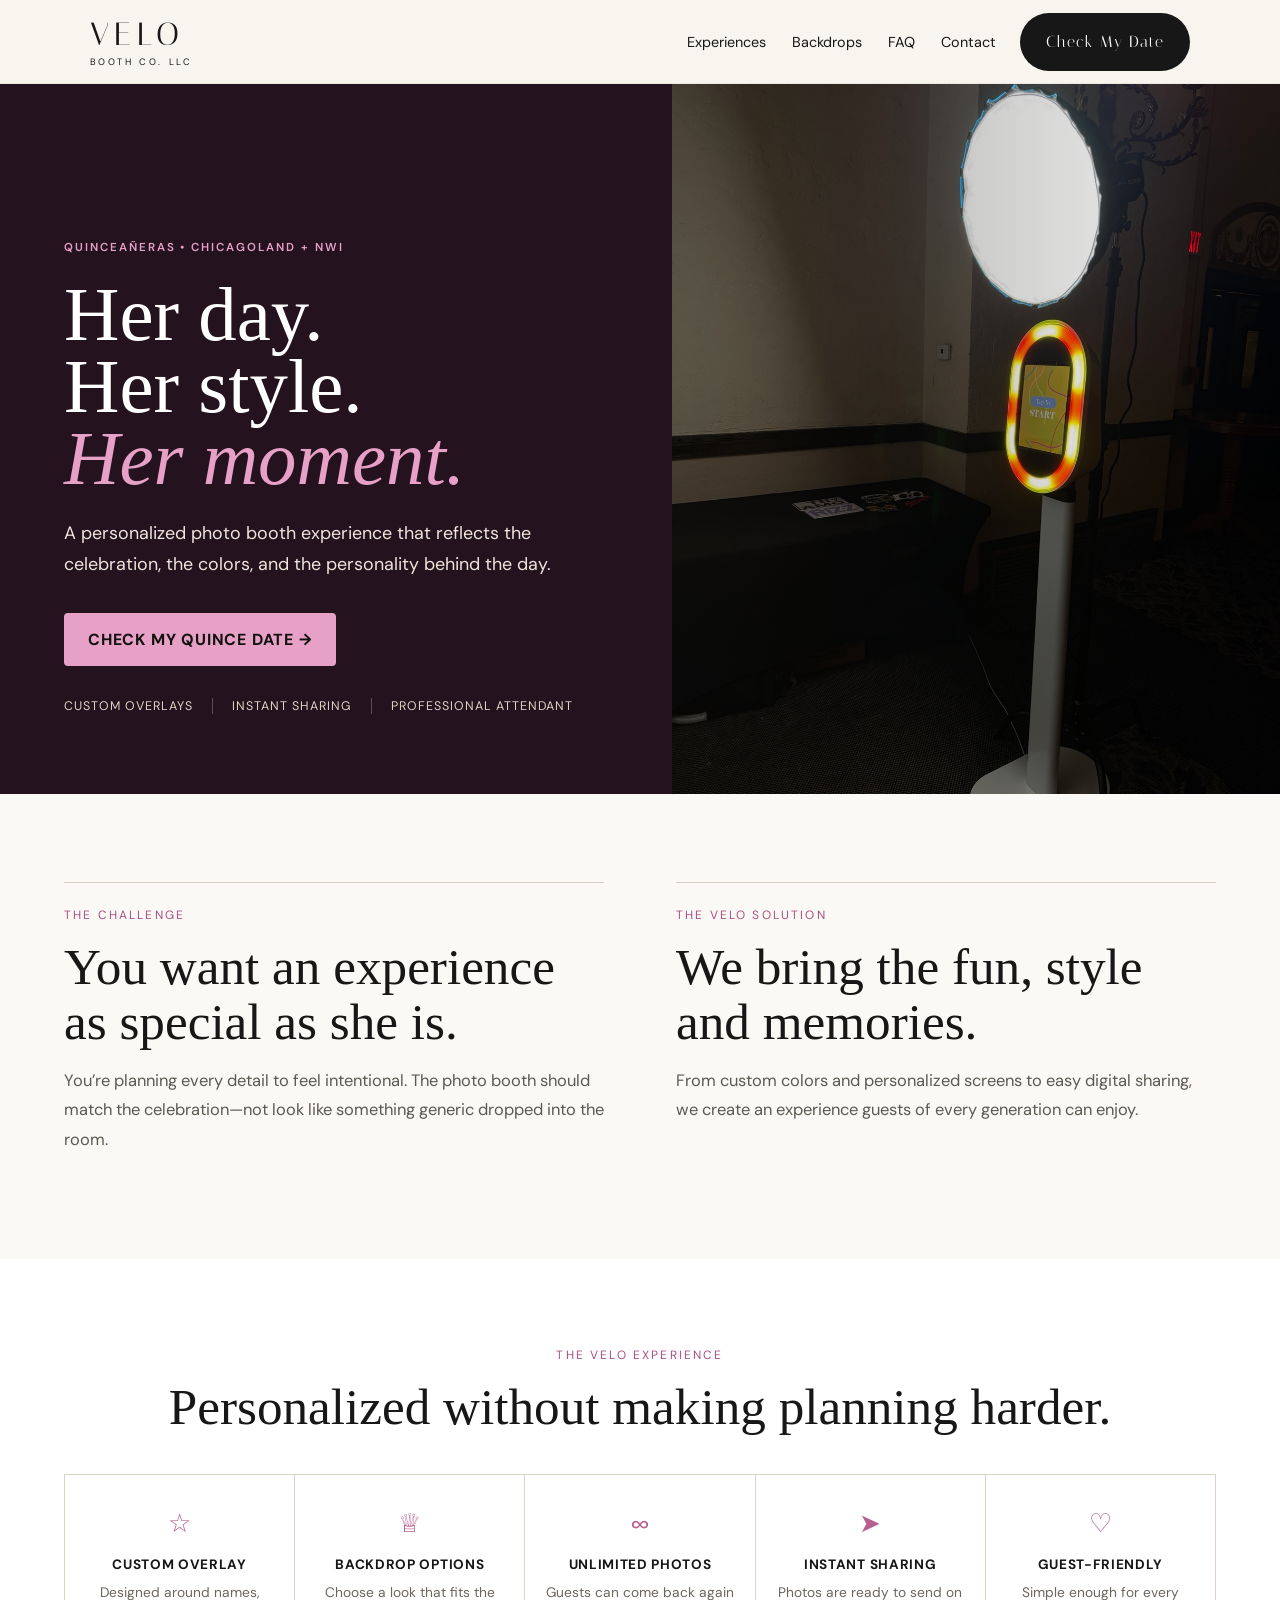
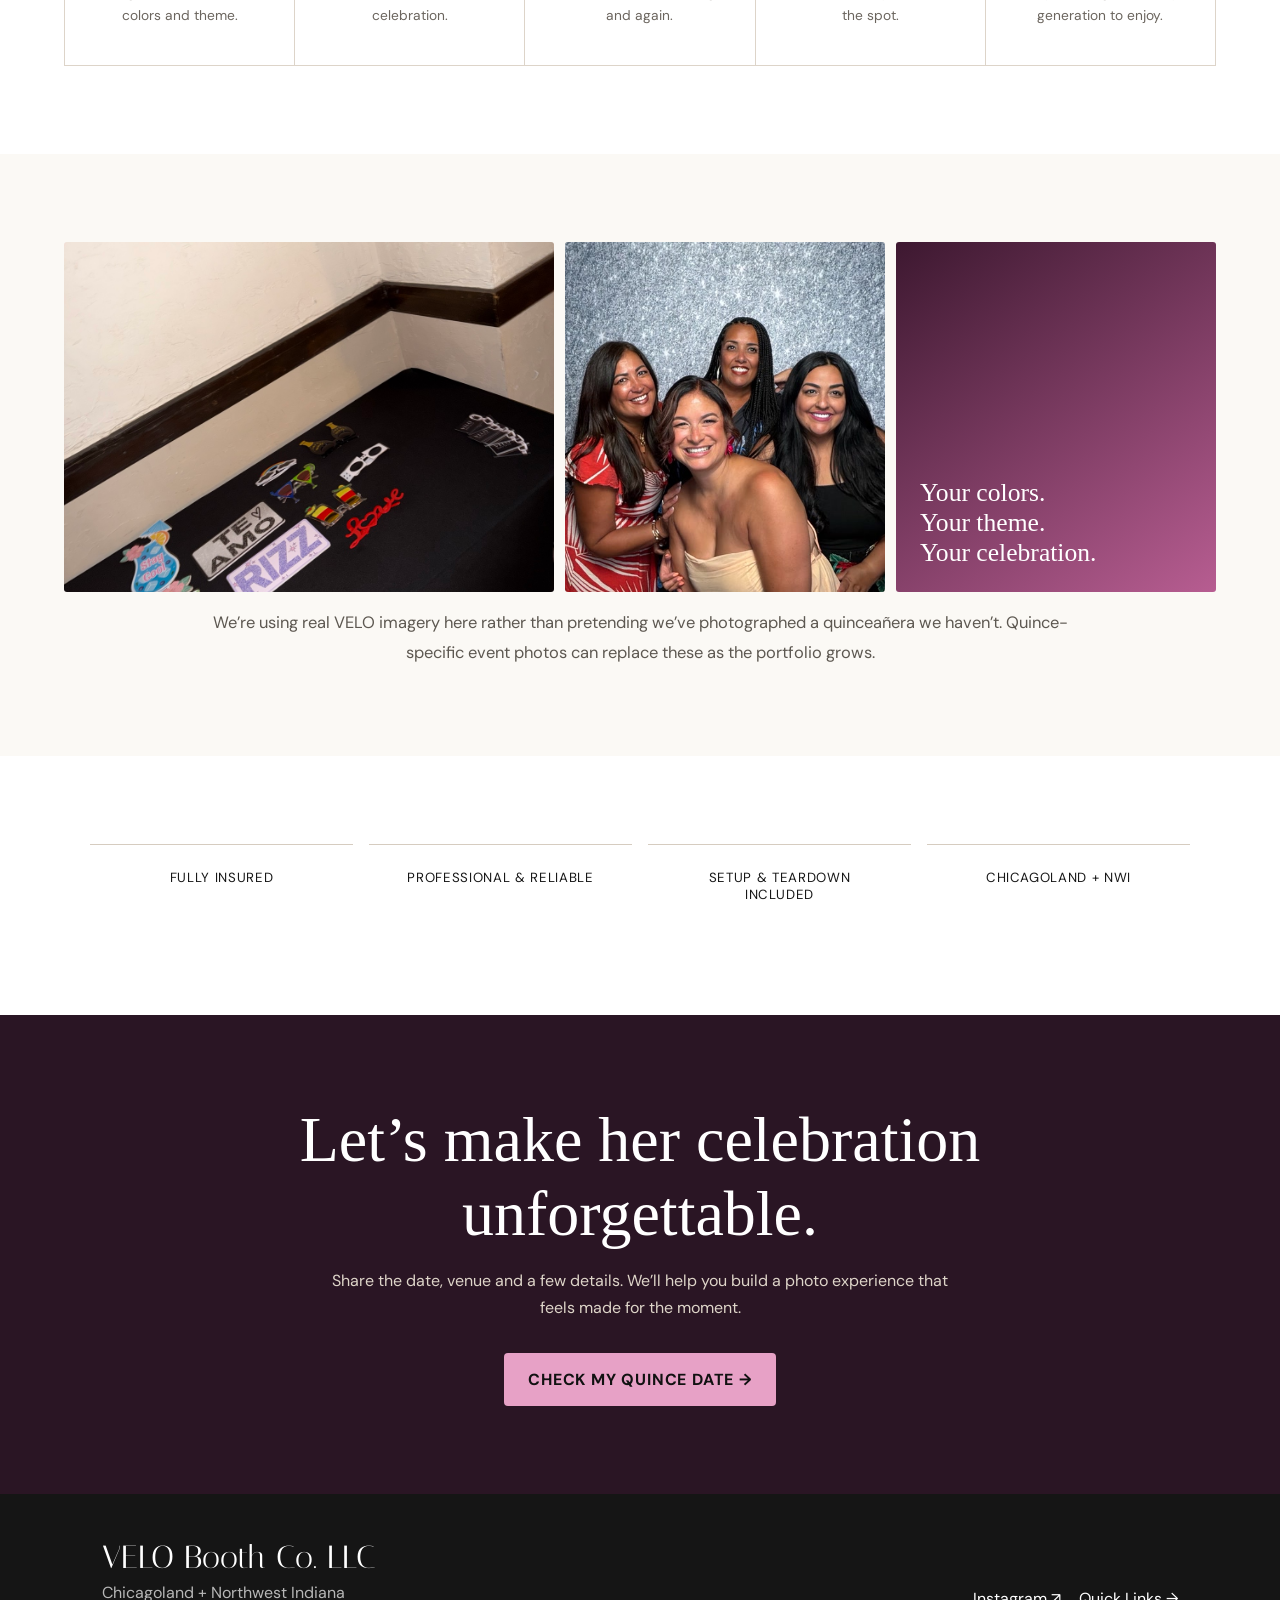
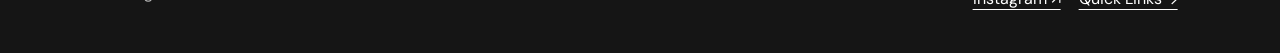
<file: quinceanera.html>
<!doctype html><html lang="en"><head><meta charset="utf-8"><meta name="viewport" content="width=device-width,initial-scale=1"><title>Quinceañera Photo Booth | VELO Booth Co.</title><meta name="description" content="Personalized quinceañera photo booth experiences across Northwest Indiana and Chicagoland."><link rel="stylesheet" href="styles.css"></head>
<body class="campaign-page quince">
<header class="header"><a class="brand" href="index.html#home"><span class="brand-main">VELO</span><span class="brand-sub">BOOTH CO. LLC</span></a><nav class="nav"><a href="index.html#experiences">Experiences</a><a href="index.html#backdrops">Backdrops</a><a href="index.html#faq">FAQ</a><a href="index.html#contact">Contact</a></nav><a class="btn desktop-cta" href="index.html?type=Birthday%20%2F%20Social%20Event#contact">Check My Date</a></header>
<main>
<section class="campaign-hero"><div class="campaign-hero-copy"><p class="eyebrow">QUINCEAÑERAS • CHICAGOLAND + NWI</p><h1>Her day.<br>Her style.<br><em>Her moment.</em></h1><p class="hero-sub">A personalized photo booth experience that reflects the celebration, the colors, and the personality behind the day.</p><a class="campaign-btn" href="index.html?type=Birthday%20%2F%20Social%20Event#contact">Check My Quince Date →</a><div class="campaign-meta"><span>Custom overlays</span><span>Instant sharing</span><span>Professional attendant</span></div></div><div class="campaign-hero-media" style="background-image:url('booth-lighting-setup.jpg');background-position:center"></div></section>
<section class="campaign-section light"><div class="campaign-two-col"><div class="campaign-split-card"><div class="campaign-kicker">The challenge</div><h2>You want an experience as special as she is.</h2><p>You’re planning every detail to feel intentional. The photo booth should match the celebration—not look like something generic dropped into the room.</p></div><div class="campaign-split-card"><div class="campaign-kicker">The VELO solution</div><h2>We bring the fun, style and memories.</h2><p>From custom colors and personalized screens to easy digital sharing, we create an experience guests of every generation can enjoy.</p></div></div></section>
<section class="campaign-section white"><div class="campaign-feature-wrap"><div class="campaign-kicker">The VELO experience</div><h2>Personalized without making planning harder.</h2><div class="campaign-features"><div class="campaign-feature"><div class="icon">☆</div><strong>Custom overlay</strong><span>Designed around names, colors and theme.</span></div><div class="campaign-feature"><div class="icon">♕</div><strong>Backdrop options</strong><span>Choose a look that fits the celebration.</span></div><div class="campaign-feature"><div class="icon">∞</div><strong>Unlimited photos</strong><span>Guests can come back again and again.</span></div><div class="campaign-feature"><div class="icon">➤</div><strong>Instant sharing</strong><span>Photos are ready to send on the spot.</span></div><div class="campaign-feature"><div class="icon">♡</div><strong>Guest-friendly</strong><span>Simple enough for every generation to enjoy.</span></div></div></div></section>
<section class="campaign-section light"><div class="campaign-gallery"><img src="props-detail.jpg" alt="VELO photo booth props setup"><img src="guests-silver-01.jpg" alt="Guests enjoying a VELO photo booth"><div class="concept-tile">Your colors.<br>Your theme.<br>Your celebration.</div></div><p class="niche-note">We’re using real VELO imagery here rather than pretending we’ve photographed a quinceañera we haven’t. Quince-specific event photos can replace these as the portfolio grows.</p></section>
<section class="campaign-section white"><div class="campaign-trust"><div>Fully insured</div><div>Professional & reliable</div><div>Setup & teardown included</div><div>Chicagoland + NWI</div></div></section>
<section class="campaign-final"><h2>Let’s make her celebration unforgettable.</h2><p>Share the date, venue and a few details. We’ll help you build a photo experience that feels made for the moment.</p><a class="campaign-btn" href="index.html?type=Birthday%20%2F%20Social%20Event#contact">Check My Quince Date →</a></section>
</main><footer><div class="footer-row"><div><div class="footer-brand">VELO Booth Co. LLC</div><p>Chicagoland + Northwest Indiana</p></div><div class="footer-socials"><a href="https://www.instagram.com/veloboothcollc/" target="_blank" rel="noopener">Instagram ↗</a><a href="links.html">Quick Links →</a></div></div></footer></body></html>
</file>
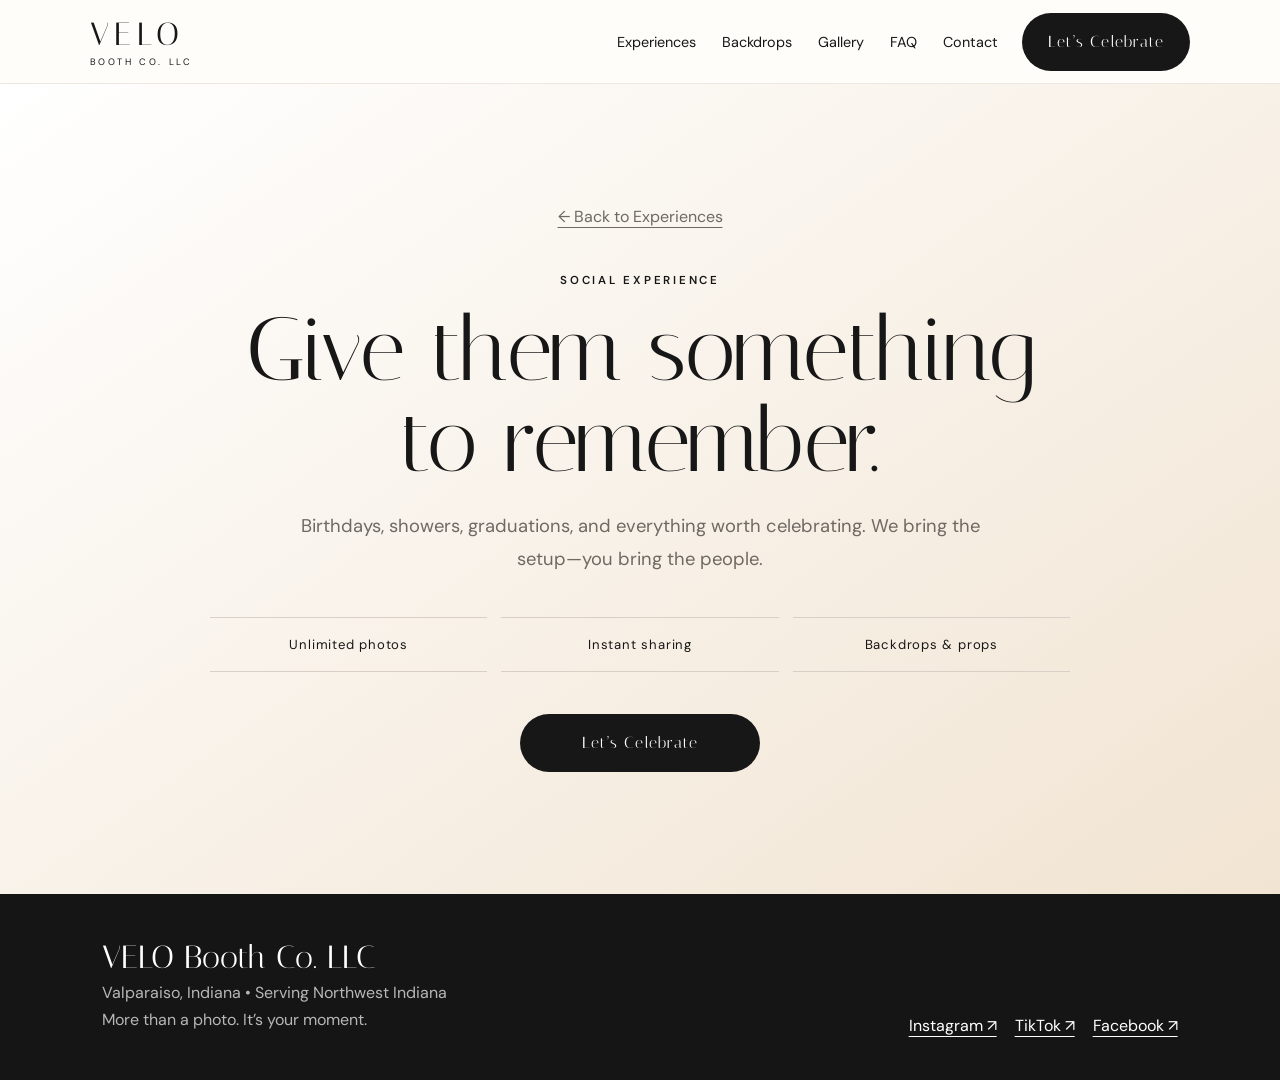
<file: social.html>
<!doctype html>
<html lang="en">
<head>
<meta charset="utf-8">
<meta name="viewport" content="width=device-width, initial-scale=1">
<title>Social Experience | VELO Booth Co.</title>
<meta name="description" content="Photo booth experiences for birthdays, showers, graduations, and celebrations.">
<link rel="stylesheet" href="styles.css">
</head>
<body class="experience-page">
<header class="header">
  <a class="brand" href="index.html#home"><span class="brand-main">VELO</span><span class="brand-sub">BOOTH CO. LLC</span></a>
  <nav class="nav">
    <a href="index.html#experiences">Experiences</a>
    <a href="index.html#backdrops">Backdrops</a>
    <a href="index.html#gallery">Gallery</a>
    <a href="index.html#faq">FAQ</a>
    <a href="index.html#contact">Contact</a>
  </nav>
  <a class="btn desktop-cta" href="index.html?type=Birthday%20%2F%20Social%20Event#contact">Let’s Celebrate</a>
</header>
<main>
<section class="experience-landing social-landing">
  <div class="experience-landing-inner">
    <a class="back-link" href="index.html#experiences">← Back to Experiences</a>
    <p class="eyebrow">SOCIAL EXPERIENCE</p>
    <h1>Give them something to remember.</h1>
    <p class="experience-pitch">Birthdays, showers, graduations, and everything worth celebrating. We bring the setup—you bring the people.</p>
    <div class="experience-benefits">
      <span>Unlimited photos</span>
      <span>Instant sharing</span>
      <span>Backdrops & props</span>
    </div>
    <a class="btn experience-cta" href="index.html?type=Birthday%20%2F%20Social%20Event#contact">Let’s Celebrate</a>
  </div>
</section>
</main>
<footer>
  <div class="footer-row">
    <div>
      <div class="footer-brand">VELO Booth Co. LLC</div>
      <p>Valparaiso, Indiana • Serving Northwest Indiana</p>
      <p>More than a photo. It’s your moment.</p>
    </div>
    <div class="footer-socials">
      <a href="https://www.instagram.com/veloboothcollc/" target="_blank" rel="noopener noreferrer">Instagram ↗</a>
      <a href="https://www.tiktok.com/@veloboothcollc" target="_blank" rel="noopener noreferrer">TikTok ↗</a>
      <a href="https://www.facebook.com/share/1BK91dNFWQ/" target="_blank" rel="noopener noreferrer">Facebook ↗</a>
    </div>
  </div>
</footer>
</body>
</html>
</file>
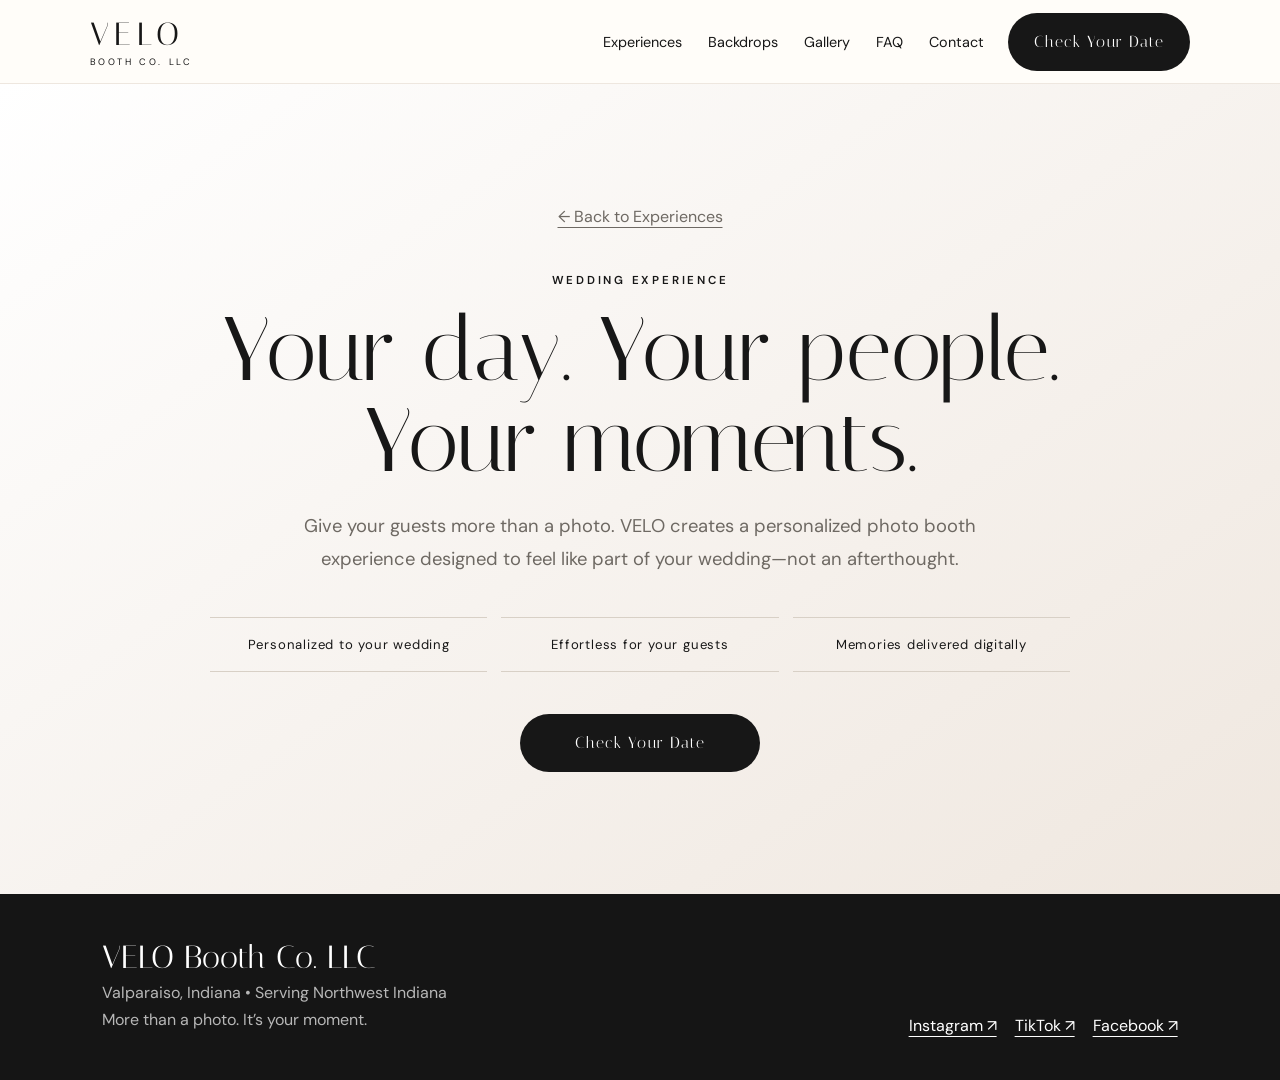
<file: wedding.html>
<!doctype html>
<html lang="en">
<head>
<meta charset="utf-8">
<meta name="viewport" content="width=device-width, initial-scale=1">
<title>Wedding Experience | VELO Booth Co.</title>
<meta name="description" content="Personalized wedding photo booth experiences by VELO Booth Co.">
<link rel="stylesheet" href="styles.css">
</head>
<body class="experience-page">
<header class="header">
  <a class="brand" href="index.html#home"><span class="brand-main">VELO</span><span class="brand-sub">BOOTH CO. LLC</span></a>
  <nav class="nav">
    <a href="index.html#experiences">Experiences</a>
    <a href="index.html#backdrops">Backdrops</a>
    <a href="index.html#gallery">Gallery</a>
    <a href="index.html#faq">FAQ</a>
    <a href="index.html#contact">Contact</a>
  </nav>
  <a class="btn desktop-cta" href="index.html?type=Wedding#contact">Check Your Date</a>
</header>
<main>
<section class="experience-landing wedding-landing">
  <div class="experience-landing-inner">
    <a class="back-link" href="index.html#experiences">← Back to Experiences</a>
    <p class="eyebrow">WEDDING EXPERIENCE</p>
    <h1>Your day. Your people. Your moments.</h1>
    <p class="experience-pitch">Give your guests more than a photo. VELO creates a personalized photo booth experience designed to feel like part of your wedding—not an afterthought.</p>
    <div class="experience-benefits">
      <span>Personalized to your wedding</span>
      <span>Effortless for your guests</span>
      <span>Memories delivered digitally</span>
    </div>
    <a class="btn experience-cta" href="index.html?type=Wedding#contact">Check Your Date</a>
  </div>
</section>
</main>
<footer>
  <div class="footer-row">
    <div>
      <div class="footer-brand">VELO Booth Co. LLC</div>
      <p>Valparaiso, Indiana • Serving Northwest Indiana</p>
      <p>More than a photo. It’s your moment.</p>
    </div>
    <div class="footer-socials">
      <a href="https://www.instagram.com/veloboothcollc/" target="_blank" rel="noopener noreferrer">Instagram ↗</a>
      <a href="https://www.tiktok.com/@veloboothcollc" target="_blank" rel="noopener noreferrer">TikTok ↗</a>
      <a href="https://www.facebook.com/share/1BK91dNFWQ/" target="_blank" rel="noopener noreferrer">Facebook ↗</a>
    </div>
  </div>
</footer>
</body>
</html>
</file>
<file: styles.css>
@import url('https://fonts.googleapis.com/css2?family=DM+Sans:wght@400;500;600&family=Italiana&display=swap');
*{box-sizing:border-box}
:root{--cream:#f6f1ea;--paper:#fffdf9;--ink:#171717;--muted:#6e6963;--line:#d8d0c6}
html{scroll-behavior:smooth}
body{margin:0;background:var(--paper);color:var(--ink);font-family:'DM Sans',sans-serif}
a{text-decoration:none;color:inherit}
.header{position:sticky;top:0;z-index:20;height:84px;padding:0 7vw;display:flex;align-items:center;gap:24px;background:rgba(255,253,249,.96);backdrop-filter:blur(12px);border-bottom:1px solid #eee7df}
.brand{display:flex;flex-direction:column;margin-right:auto}.brand-main{font-family:'Italiana',serif;font-size:2rem;letter-spacing:.18em}.brand-sub{font-size:.58rem;letter-spacing:.28em;margin-top:3px}
.nav{display:flex;gap:26px;font-size:.9rem}.desktop-cta{min-height:48px;padding:0 20px}.menu-toggle{display:none;border:0;background:none;font-size:1.7rem}
.mobile-menu{position:fixed;inset:0;background:var(--paper);z-index:50;display:flex;flex-direction:column;align-items:center;justify-content:center;gap:20px;transform:translateY(-105%);transition:.35s ease}
.mobile-menu.open{transform:translateY(0)}.mobile-menu>a{font-family:'Italiana',serif;font-size:2.6rem}.close-menu{position:absolute;top:18px;right:24px;border:0;background:none;font-size:3rem}
.hero{min-height:680px;padding:6vw 8vw;display:grid;grid-template-columns:1.1fr .9fr;align-items:center;background:linear-gradient(125deg,#fff 0%,var(--cream) 100%)}
.eyebrow{font-size:.72rem;letter-spacing:.24em;font-weight:600}.hero h1,.section-title h2,.contact-copy h2{font-family:'Italiana',serif;font-weight:400;line-height:1.04;margin:12px 0}
.hero h1{font-size:clamp(4rem,7vw,7rem)}.hero h1 span{color:#7c654f}.lede{max-width:560px;color:var(--muted);font-size:1.07rem;line-height:1.7}
.hero-actions{display:flex;gap:22px;align-items:center;margin-top:30px}.btn{display:inline-flex;align-items:center;justify-content:center;min-height:58px;padding:0 26px;border-radius:999px;border:0;cursor:pointer;font-family:'Italiana',serif;letter-spacing:.07em;background:var(--ink);color:white}.text-link{text-decoration:underline;text-underline-offset:5px}
.hero-visual{height:520px;position:relative;display:flex;align-items:flex-end;justify-content:center}.arch{position:absolute;width:370px;height:470px;border-radius:200px 200px 0 0;background:#eadfce;bottom:0}.booth{position:absolute;bottom:155px;width:205px;height:280px;padding:20px;border-radius:82px 82px 50px 50px;background:#f4f4f1;z-index:2;box-shadow:0 28px 44px rgba(70,50,30,.15)}.screen{height:100%;border-radius:44px;background:#111;color:#fff;display:flex;flex-direction:column;align-items:center;justify-content:center}.screen span{font-family:'Italiana',serif;font-size:2.2rem;letter-spacing:.16em}.screen small{font-size:.55rem;letter-spacing:.14em;margin-top:12px}.stand{width:54px;height:175px;background:#ecece8;z-index:1}.base{position:absolute;bottom:0;width:220px;height:34px;border-radius:50%;background:#e5e3dd}
.trustbar{display:grid;grid-template-columns:repeat(3,1fr);padding:36px 8vw;border-top:1px solid var(--line);border-bottom:1px solid var(--line);text-align:center}.trustbar div{border-right:1px solid var(--line)}.trustbar div:last-child{border-right:0}.trustbar strong{display:block;font-family:'Italiana',serif;font-size:1.6rem}.trustbar span{color:var(--muted)}
.section{padding:105px 8vw}.intro{background:var(--cream)}.section-title{max-width:820px}.section-title.centered{text-align:center;margin:0 auto 58px}.section-title h2,.contact-copy h2{font-size:clamp(3rem,5vw,5rem)}.section-title p:not(.eyebrow){color:var(--muted);line-height:1.6}
.intro-grid{display:grid;grid-template-columns:.8fr 1.2fr;gap:70px;margin-top:45px}.statement{font-family:'Italiana',serif;font-size:2rem;line-height:1.45;margin:0}.feature-grid{display:grid;grid-template-columns:1fr 1fr;gap:16px}.feature-grid span{padding-bottom:14px;border-bottom:1px solid #cfc6bc}.travel{margin-top:38px;color:var(--muted)}
.cards{display:grid;grid-template-columns:repeat(3,1fr);gap:24px}.card{border:1px solid #ddd4ca;background:#fff}.card-image{height:250px;display:flex;align-items:flex-end;padding:22px;letter-spacing:.2em;font-size:.75rem}.social{background:linear-gradient(145deg,#d5b996,#efe4d7)}.wedding{background:linear-gradient(145deg,#bdb4aa,#f1ebe4)}.corporate{background:linear-gradient(145deg,#2d2d2d,#967e64);color:white}.card-body{padding:32px}.smallcaps{font-size:.7rem;letter-spacing:.1em;text-transform:uppercase;color:var(--muted)}.card-body h3{font-family:'Italiana',serif;font-size:2.2rem;margin:12px 0}.card-body>p:not(.smallcaps){color:var(--muted);line-height:1.6}.card-body ul{list-style:none;padding:0;margin:24px 0}.card-body li{padding:9px 0;border-bottom:1px solid #eee8e1;color:#4b4742}.card-body .btn{width:100%}.disclaimer{text-align:center;color:var(--muted);margin-top:34px}
.backdrops{background:var(--cream)}.backdrop-grid{display:grid;grid-template-columns:repeat(3,1fr);gap:28px}.backdrop-grid article{text-align:center}.swatch{height:320px;border-radius:26px;border:1px solid #d6cec4}.silver{background:linear-gradient(135deg,#f5f5f5,#c7c7c7 45%,#efefef 55%,#aaa)}.white{background:linear-gradient(135deg,#fff,#eee)}.redcurtain{background:repeating-linear-gradient(90deg,#5d0000 0 18px,#9d1717 18px 36px,#6f0505 36px 54px)}.redroses{background:radial-gradient(circle at 30% 30%,#d51f35 0 12%,#870515 13% 25%,#4e0009 26% 40%,#9b0719 41% 55%,#5b000a 56%)}.blackroses{background:radial-gradient(circle at 30% 30%,#333 0 12%,#111 13% 25%,#050505 26% 40%,#222 41% 55%,#090909 56%)}.blacksparkle{background:radial-gradient(circle,#ddd 0 1px,transparent 2px),#090909;background-size:18px 18px}.backdrop-grid h3{font-family:'Italiana',serif;font-size:2rem}
.gallery-heading{display:flex;justify-content:space-between;align-items:flex-end;gap:32px;max-width:none}.gallery-heading>div:first-child{max-width:760px}.gallery-socials{display:flex;flex-wrap:wrap;justify-content:flex-end;gap:10px;align-items:center}.gallery-socials span{width:100%;text-align:right;font-size:.68rem;letter-spacing:.18em;text-transform:uppercase;color:var(--muted)}.gallery-socials a{border:1px solid var(--line);border-radius:999px;padding:10px 14px;font-size:.78rem;transition:.2s ease}.gallery-socials a:hover{background:var(--ink);color:#fff;border-color:var(--ink)}
.gallery-grid{display:grid;grid-template-columns:repeat(4,1fr);grid-auto-rows:220px;gap:14px;margin-top:48px}.gallery-photo{position:relative;overflow:hidden;border:0;padding:0;border-radius:22px;background:#eee;cursor:pointer;text-align:left;min-width:0}.gallery-photo img{width:100%;height:100%;display:block;object-fit:cover;transition:transform .35s ease}.gallery-photo:hover img{transform:scale(1.035)}.gallery-photo::after{content:'';position:absolute;inset:0;background:linear-gradient(to top,rgba(0,0,0,.56),rgba(0,0,0,0) 52%);pointer-events:none}.gallery-photo span{position:absolute;z-index:2;left:18px;bottom:16px;color:#fff;font-size:.7rem;letter-spacing:.14em;text-transform:uppercase}.gallery-photo.feature{grid-column:span 2;grid-row:span 2}.gallery-photo.wide{grid-column:span 2}.gallery-photo.tall{grid-row:span 2}.gallery-photo.feature img{object-position:center}.gallery-photo.tall img{object-position:center}.gallery-placeholder{border:1px solid var(--line);border-radius:22px;background:linear-gradient(145deg,#f4eee7,#e9dfd4);display:flex;flex-direction:column;justify-content:flex-end;padding:20px}.gallery-placeholder span{font-family:'Italiana',serif;font-size:1.55rem}.gallery-placeholder small{margin-top:5px;color:var(--muted);font-size:.72rem;letter-spacing:.08em;text-transform:uppercase}.gallery-note{text-align:center;color:var(--muted);margin-top:22px}.lightbox{position:fixed;inset:0;z-index:100;background:rgba(15,15,15,.92);display:none;align-items:center;justify-content:center;padding:5vw}.lightbox.open{display:flex}.lightbox img{max-width:min(1100px,94vw);max-height:88vh;border-radius:16px;box-shadow:0 30px 80px rgba(0,0,0,.35)}.lightbox-close{position:absolute;top:22px;right:28px;background:transparent;border:0;color:white;font-size:2.6rem;cursor:pointer}.footer-row{display:flex;justify-content:space-between;align-items:flex-end;gap:30px}.footer-socials{display:flex;gap:18px;flex-wrap:wrap;justify-content:flex-end}.footer-socials a{color:#fff;text-decoration:underline;text-underline-offset:5px}.footer-socials a:hover{color:#d8c8b9}
.faq{background:var(--cream)}.faq-list{max-width:900px;margin:auto}details{border-bottom:1px solid #bfb7ad;padding:20px 0}summary{font-family:'Italiana',serif;font-size:1.7rem;cursor:pointer}details p{color:var(--muted);line-height:1.65}
.contact{display:grid;grid-template-columns:1fr 1fr;gap:70px}.contact-copy>p{color:var(--muted);line-height:1.7}.contact-links{display:flex;flex-direction:column;gap:8px;margin-top:24px}.contact-links a{text-decoration:underline;text-underline-offset:4px}.form{display:grid;gap:15px}.form label{font-size:.78rem;letter-spacing:.08em;text-transform:uppercase}input,select,textarea{width:100%;margin-top:6px;padding:14px;border:1px solid #cbc3b9;background:#fff;font:inherit}.form-note{font-size:.75rem;color:var(--muted)}
footer{background:#151515;color:white;padding:44px 8vw}.footer-brand{font-family:'Italiana',serif;font-size:2rem}footer p{color:#b7b7b7;margin:6px 0}
@media(max-width:980px){.nav,.desktop-cta{display:none}.menu-toggle{display:block}.hero{grid-template-columns:1fr;text-align:center}.lede{margin:auto}.hero-actions{justify-content:center}.intro-grid,.contact{grid-template-columns:1fr}.cards,.backdrop-grid{grid-template-columns:1fr}.gallery-heading{align-items:flex-start;flex-direction:column}.gallery-socials{justify-content:flex-start}.gallery-socials span{text-align:left}.gallery-grid{grid-template-columns:repeat(2,1fr)}.footer-row{align-items:flex-start;flex-direction:column}.footer-socials{justify-content:flex-start}}
@media(max-width:650px){.hero{padding:70px 7vw}.hero h1{font-size:3.6rem}.hero-actions{flex-direction:column}.hero-visual{height:430px}.arch{width:300px;height:390px}.booth{width:165px;height:225px;bottom:128px}.stand{height:145px}.base{width:180px}.trustbar{grid-template-columns:1fr;padding:0 7vw}.trustbar div{padding:22px 0;border-right:0;border-bottom:1px solid var(--line)}.trustbar div:last-child{border-bottom:0}.section{padding:78px 7vw}.feature-grid{grid-template-columns:1fr}.gallery-grid{grid-template-columns:1fr;grid-auto-rows:290px}.gallery-photo.feature,.gallery-photo.wide,.gallery-photo.tall{grid-column:auto;grid-row:auto}.gallery-placeholder{min-height:230px}.section-title h2,.contact-copy h2{font-size:3rem}.footer-socials{flex-direction:column;gap:10px}}


/* Focused experience landing pages */
.experience-page{background:var(--cream)}
.experience-landing{min-height:calc(100vh - 90px);display:flex;align-items:center;padding:110px 8vw;background:linear-gradient(145deg,#fff,var(--cream))}
.experience-landing-inner{max-width:860px;margin:0 auto;text-align:center}
.back-link{display:inline-block;margin-bottom:34px;color:var(--muted);text-decoration:underline;text-underline-offset:5px}
.experience-landing h1{font-family:'Italiana',serif;font-weight:400;font-size:clamp(3.7rem,7vw,7.2rem);line-height:1.02;margin:16px 0 24px}
.experience-pitch{max-width:720px;margin:0 auto;color:var(--muted);font-size:1.15rem;line-height:1.75}
.experience-benefits{display:grid;grid-template-columns:repeat(3,1fr);gap:14px;margin:42px 0}
.experience-benefits span{padding:18px 12px;border-top:1px solid var(--line);border-bottom:1px solid var(--line);font-size:.82rem;letter-spacing:.06em}
.experience-cta{min-width:240px}
.wedding-landing{background:linear-gradient(145deg,#fff,#efe7df)}
.social-landing{background:linear-gradient(145deg,#fff,#f1e4d2)}
.corporate-landing{background:linear-gradient(145deg,#f7f4ef,#ddd2c5)}
@media(max-width:650px){.experience-landing{padding:78px 7vw}.experience-landing h1{font-size:3.7rem}.experience-benefits{grid-template-columns:1fr;gap:0}.experience-benefits span{border-bottom:0}.experience-benefits span:last-child{border-bottom:1px solid var(--line)}}

/* === Niche campaign landing pages === */
body.campaign-page{background:#f7f3ed;color:#171717}
.campaign-page .header{background:rgba(248,245,239,.96);backdrop-filter:blur(10px)}
.campaign-hero{position:relative;min-height:78vh;display:grid;grid-template-columns:1.05fr .95fr;overflow:hidden;background:#151310;color:#fff}
.campaign-hero-copy{padding:9rem 5vw 5rem;display:flex;flex-direction:column;justify-content:center;z-index:2}
.campaign-hero-media{min-height:620px;background-size:cover;background-position:center;position:relative}
.campaign-hero-media::after{content:"";position:absolute;inset:0;background:linear-gradient(90deg,rgba(17,15,12,.4),rgba(17,15,12,.02))}
.campaign-hero .eyebrow{color:#d6ad68;letter-spacing:.17em}
.campaign-hero h1{font-family:Georgia,'Times New Roman',serif;font-weight:400;font-size:clamp(3.4rem,6vw,6.5rem);line-height:.94;margin:.8rem 0 1.4rem;max-width:760px}
.campaign-hero h1 em{font-weight:400;color:#d6ad68}
.campaign-hero p.hero-sub{font-size:1.12rem;line-height:1.75;max-width:580px;color:#eee6dd;margin:0 0 2rem}
.campaign-meta{display:flex;gap:1.2rem;flex-wrap:wrap;margin-top:2rem;font-size:.78rem;text-transform:uppercase;letter-spacing:.08em;color:#ddd2c3}
.campaign-meta span{padding-right:1.2rem;border-right:1px solid rgba(255,255,255,.25)}
.campaign-meta span:last-child{border-right:0}
.campaign-btn{display:inline-flex;align-items:center;justify-content:center;gap:.8rem;background:#d6ad68;color:#111;text-decoration:none;border-radius:4px;padding:1rem 1.5rem;font-weight:700;letter-spacing:.05em;text-transform:uppercase;width:max-content}
.campaign-btn.dark{background:#141414;color:#fff}
.campaign-section{padding:5.5rem 5vw}
.campaign-section.light{background:#fbf9f5}
.campaign-section.white{background:#fff}
.campaign-two-col{display:grid;grid-template-columns:1fr 1fr;gap:4.5rem;max-width:1200px;margin:auto}
.campaign-kicker{font-size:.75rem;letter-spacing:.18em;text-transform:uppercase;color:#9a6f35;margin-bottom:1rem}
.campaign-section h2{font-family:Georgia,'Times New Roman',serif;font-weight:400;font-size:clamp(2.4rem,4vw,4.25rem);line-height:1.08;margin:.3rem 0 1rem}
.campaign-section p{font-size:1.03rem;line-height:1.8;color:#5d5851}
.campaign-split-card{border-top:1px solid #d9d0c5;padding-top:1.5rem}
.campaign-feature-wrap{text-align:center;max-width:1200px;margin:auto}
.campaign-features{display:grid;grid-template-columns:repeat(5,1fr);gap:1px;background:#ddd4c9;border:1px solid #ddd4c9;margin-top:2.5rem}
.campaign-feature{background:#fff;padding:2rem 1.2rem;min-height:190px}
.campaign-feature .icon{font-size:1.6rem;margin-bottom:1rem;color:#a8793e}
.campaign-feature strong{display:block;font-size:.85rem;text-transform:uppercase;letter-spacing:.05em;margin-bottom:.5rem}
.campaign-feature span{font-size:.86rem;line-height:1.55;color:#6b655e}
.campaign-gallery{display:grid;grid-template-columns:1.3fr .85fr .85fr;gap:.7rem;max-width:1200px;margin:0 auto}
.campaign-gallery img,.campaign-gallery .concept-tile{width:100%;height:350px;object-fit:cover;display:block;border-radius:3px}
.concept-tile{display:flex!important;align-items:flex-end;padding:1.5rem;color:#fff;background:linear-gradient(145deg,#2d2721,#8a6847);font-family:Georgia,serif;font-size:1.6rem}
.campaign-trust{display:grid;grid-template-columns:repeat(4,1fr);gap:1rem;max-width:1100px;margin:0 auto;text-align:center}
.campaign-trust div{padding:1.5rem;border-top:1px solid #d6ccc0;font-size:.83rem;text-transform:uppercase;letter-spacing:.05em}
.campaign-final{padding:5.5rem 5vw;text-align:center;color:#fff;background:#16130f}
.campaign-final h2{font-family:Georgia,serif;font-weight:400;font-size:clamp(2.5rem,5vw,4.8rem);margin:0 auto 1rem;max-width:900px}
.campaign-final p{max-width:650px;margin:0 auto 2rem;color:#ded5c9;line-height:1.7}
.campaign-final .campaign-btn{margin:auto}
.campaign-page.quince .campaign-hero{background:#24121f}
.campaign-page.quince .campaign-hero .eyebrow,.campaign-page.quince .campaign-hero h1 em{color:#e7a1c6}
.campaign-page.quince .campaign-btn{background:#e7a1c6}
.campaign-page.quince .campaign-kicker{color:#a94f82}
.campaign-page.quince .campaign-feature .icon{color:#b85f91}
.campaign-page.quince .concept-tile{background:linear-gradient(145deg,#3d1830,#b75d91)}
.campaign-page.quince .campaign-final{background:#2a1524}
.campaign-page.corporate .campaign-hero{background:#0e151b}
.campaign-page.corporate .campaign-hero .eyebrow,.campaign-page.corporate .campaign-hero h1 em{color:#c8a66a}
.campaign-page.corporate .campaign-kicker{color:#80663c}
.campaign-page.corporate .concept-tile{background:linear-gradient(145deg,#13202a,#8c7148)}
.campaign-page.corporate .campaign-final{background:#0e151b}
.niche-note{max-width:900px;margin:1rem auto 0;text-align:center;color:#777;font-size:.88rem;line-height:1.6}
@media(max-width:900px){
  .campaign-hero{grid-template-columns:1fr;min-height:auto}
  .campaign-hero-copy{padding:7rem 7vw 3.5rem;order:2}
  .campaign-hero-media{min-height:430px;order:1;margin-top:76px}
  .campaign-hero h1{font-size:clamp(3rem,13vw,4.6rem)}
  .campaign-two-col{grid-template-columns:1fr;gap:2.5rem}
  .campaign-features{grid-template-columns:1fr 1fr}
  .campaign-gallery{grid-template-columns:1fr 1fr}
  .campaign-gallery img,.campaign-gallery .concept-tile{height:270px}
  .campaign-gallery>*:first-child{grid-column:1/-1;height:390px}
  .campaign-trust{grid-template-columns:1fr 1fr}
}
@media(max-width:540px){
  .campaign-section{padding:4rem 6vw}
  .campaign-features{grid-template-columns:1fr}
  .campaign-gallery{grid-template-columns:1fr}
  .campaign-gallery>*:first-child{grid-column:auto;height:330px}
  .campaign-gallery img,.campaign-gallery .concept-tile{height:300px}
  .campaign-trust{grid-template-columns:1fr 1fr}
  .campaign-meta{display:grid;grid-template-columns:1fr 1fr}
  .campaign-meta span{border-right:0;padding-right:0}
}
</file>
